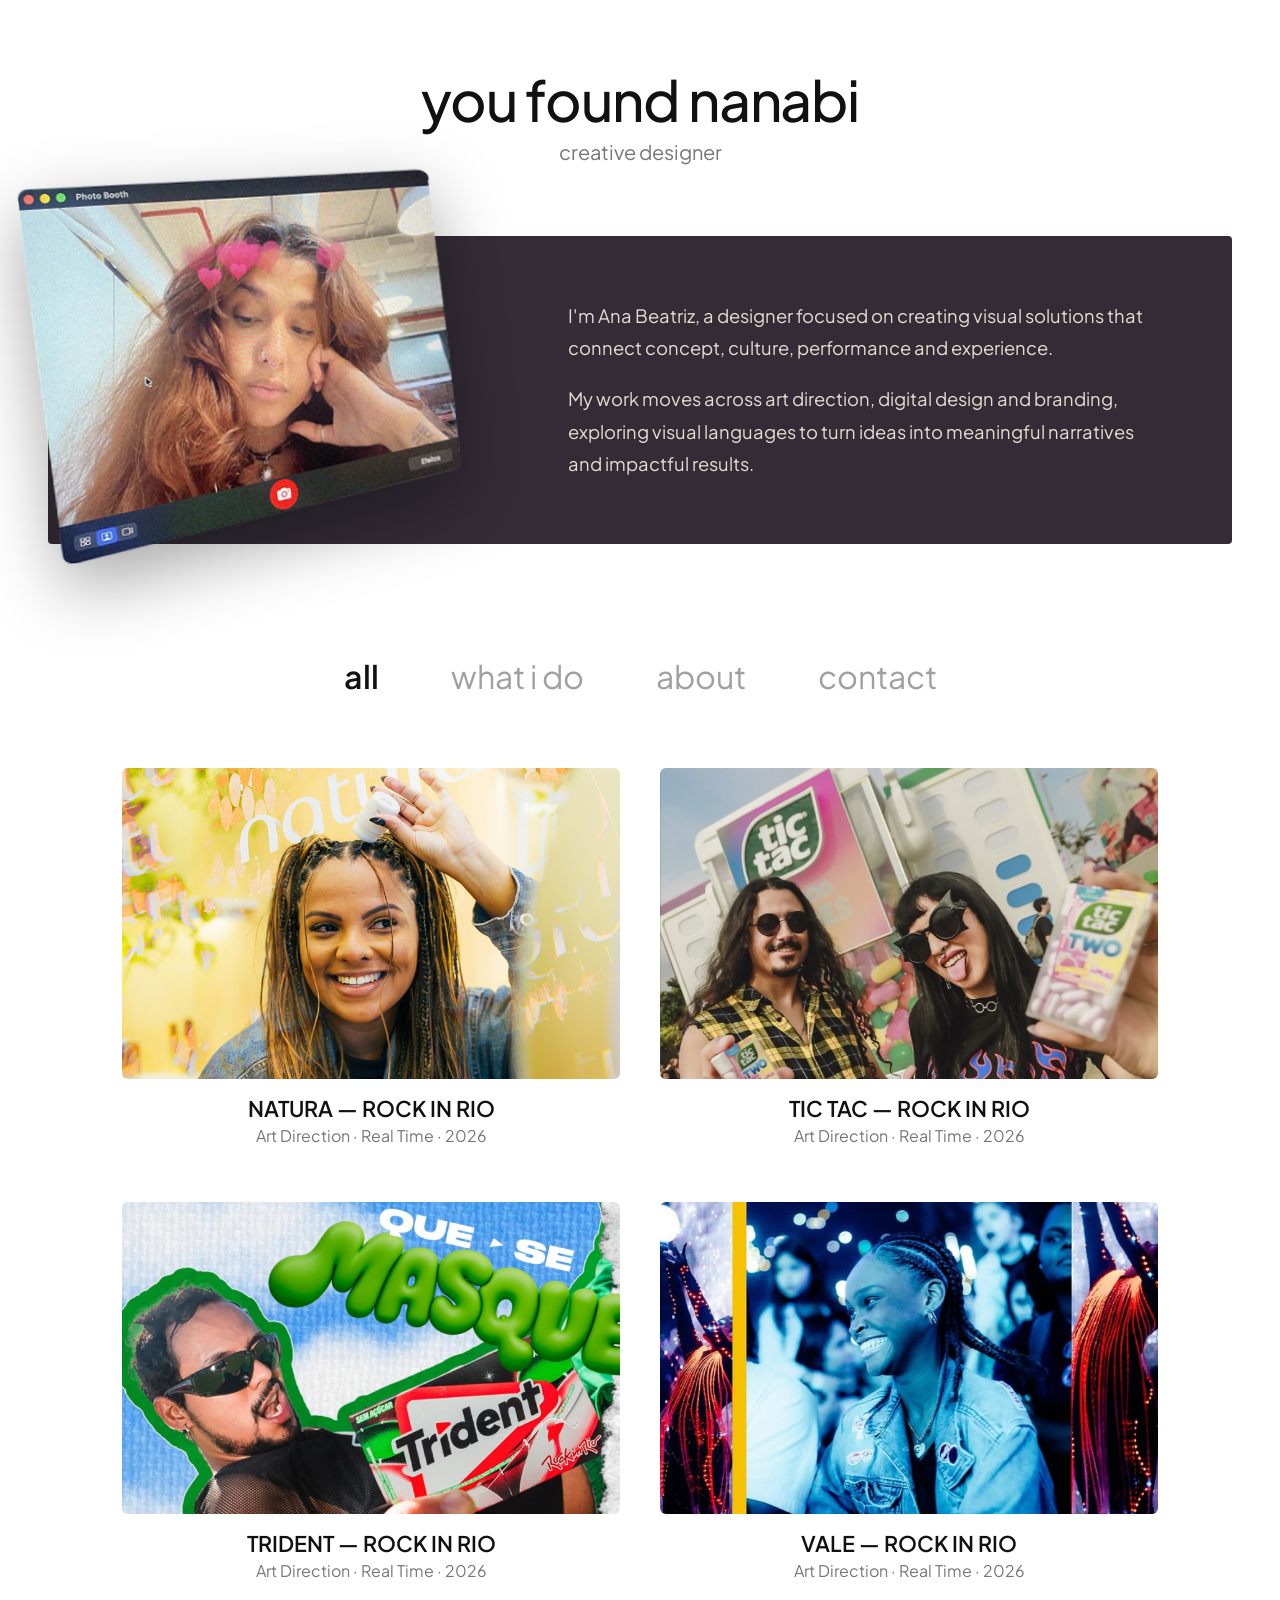
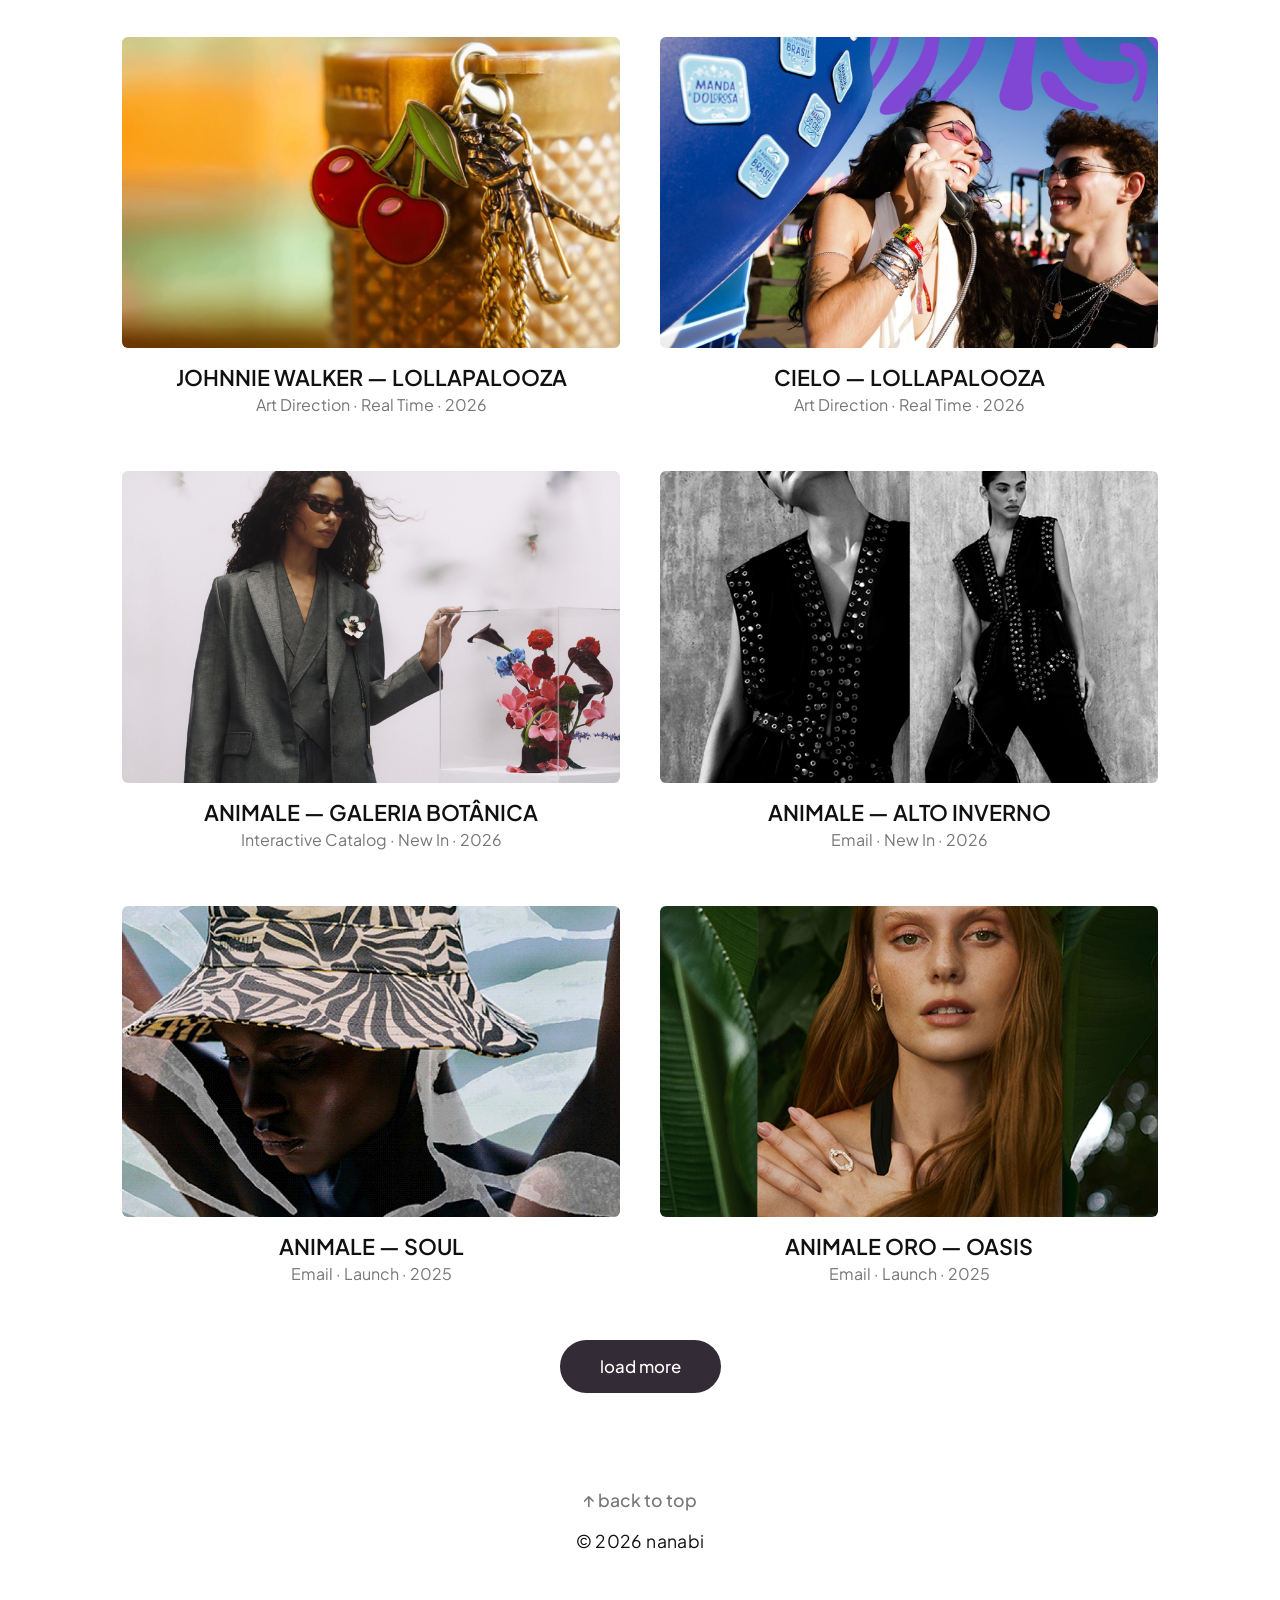
<file: index.html>
<!DOCTYPE html>
<html lang="en">
<head>
  <meta charset="UTF-8">
  <meta name="viewport" content="width=device-width, initial-scale=1.0">
  <title>nanabi — creative designer</title>

  <!-- FAVICON -->
  <link rel="icon" type="image/png" href="star.png">

  <link rel="stylesheet" href="./style.css">
  <link rel="preconnect" href="https://fonts.googleapis.com">
  <link rel="preconnect" href="https://fonts.gstatic.com" crossorigin>
  <link href="https://fonts.googleapis.com/css2?family=Plus+Jakarta+Sans:wght@300;400;500;600;700&display=swap" rel="stylesheet">
</head>
<body id="top">

  <!-- HERO SECTION -->
  <header class="hero">
    <h1>you found nanabi</h1>
    <p class="subtitle">creative designer</p>

    <!-- BANNER CARD CENTRADO -->
    <div class="banner-container">
      <div class="banner-dark-card">
        <div class="photo-window">
          <img src="FOTO1.png" alt="Ana Beatriz — Photo Booth">
        </div>
        <div class="bio-text">
          <p>I'm Ana Beatriz, a designer focused on creating visual solutions that connect concept, culture, performance and experience.</p>
          <p>My work moves across art direction, digital design and branding, exploring visual languages to turn ideas into meaningful narratives and impactful results.</p>
        </div>
      </div>
    </div>
  </header>

  <!-- NAVIGATION TABS -->
  <nav class="tab-nav">
    <button class="tab-btn active" onclick="switchTab('all')">all</button>
    <button class="tab-btn" onclick="switchTab('what i do')">what i do</button>
    <button class="tab-btn" onclick="switchTab('about')">about</button>
    <button class="tab-btn" onclick="switchTab('contact')">contact</button>
  </nav>

  <!-- CONTENT SECTIONS -->
  <main class="content-area">

    <!-- TAB: ALL -->
    <section id="all" class="tab-content active">
      <div class="projects-grid" id="projects-grid">

        <!-- PROJETOS VISÍVEIS INICIALMENTE -->

        <!-- ROCK IN RIO 26 — ART DIRECTION -->

        <div class="project-card" onclick="openModal('modal-natura')" style="cursor: pointer;">
          <div class="card-thumb">
            <img src="THUMBS/Art Direction_03.jpg" alt="NATURA — ROCK IN RIO 26">
          </div>
          <div class="card-info">
            <h3>NATURA — ROCK IN RIO</h3>
            <p>Art Direction · Real Time · 2026</p>
          </div>
        </div>

        <div class="project-card" onclick="openModal('modal-tictac')" style="cursor: pointer;">
          <div class="card-thumb">
            <img src="THUMBS/Art Direction_04.jpg" alt="TIC TAC — ROCK IN RIO 26">
          </div>
          <div class="card-info">
            <h3>TIC TAC — ROCK IN RIO</h3>
            <p>Art Direction · Real Time · 2026</p>
          </div>
        </div>

        <div class="project-card" onclick="openModal('modal-trident')" style="cursor: pointer;">
          <div class="card-thumb">
            <img src="THUMBS/Art Direction_05.jpg" alt="TRIDENT — ROCK IN RIO 26">
          </div>
          <div class="card-info">
            <h3>TRIDENT — ROCK IN RIO</h3>
            <p>Art Direction · Real Time · 2026</p>
          </div>
        </div>

        <div class="project-card" onclick="openModal('modal-vale')" style="cursor: pointer;">
          <div class="card-thumb">
            <img src="THUMBS/Art Direction_06.jpg" alt="VALE — ROCK IN RIO 26">
          </div>
          <div class="card-info">
            <h3>VALE — ROCK IN RIO</h3>
            <p>Art Direction · Real Time · 2026</p>
          </div>
        </div>

        <!-- ART DIRECTION -->

        <div class="project-card" onclick="openModal('modal-johnnie-walker')" style="cursor: pointer;">
          <div class="card-thumb"><img src="THUMBS/Art Direction_01.jpg" alt="JOHNNIE WALKER — LOLLAPALOOZA 2026"></div>
          <div class="card-info">
            <h3>JOHNNIE WALKER — LOLLAPALOOZA</h3>
            <p>Art Direction · Real Time · 2026</p>
          </div>
        </div>

        <div class="project-card" onclick="openModal('modal-cielo')" style="cursor: pointer;">
          <div class="card-thumb"><img src="THUMBS/Art Direction_02.jpg" alt="CIELO — LOLLAPALOOZA 2026"></div>
          <div class="card-info">
            <h3>CIELO — LOLLAPALOOZA</h3>
            <p>Art Direction · Real Time · 2026</p>
          </div>
        </div>

        <!-- CRM -->

        <div class="project-card" onclick="openModal('modal-crm-galeria')" style="cursor: pointer;">
          <div class="card-thumb"><img src="THUMBS/CRM_06.jpg" alt="ANIMALE — GALERIA BOTÂNICA"></div>
          <div class="card-info">
            <h3>ANIMALE — GALERIA BOTÂNICA</h3>
            <p>Interactive Catalog · New In · 2026</p>
          </div>
        </div>

        <div class="project-card" onclick="openModal('modal-crm-01')" style="cursor: pointer;">
          <div class="card-thumb"><img src="THUMBS/CRM_01.jpg" alt="ANIMALE — ALTO INVERNO 26"></div>
          <div class="card-info">
            <h3>ANIMALE — ALTO INVERNO</h3>
            <p>Email · New In · 2026</p>
          </div>
        </div>

        <div class="project-card" onclick="openModal('modal-crm-02')" style="cursor: pointer;">
          <div class="card-thumb"><img src="THUMBS/CRM_02.jpg" alt="ANIMALE — SOUL"></div>
          <div class="card-info">
            <h3>ANIMALE — SOUL</h3>
            <p>Email · Launch · 2025</p>
          </div>
        </div>

        <div class="project-card" onclick="openModal('modal-crm-03')" style="cursor: pointer;">
          <div class="card-thumb"><img src="THUMBS/CRM_03.jpg" alt="ANIMALE ORO — OASIS 26"></div>
          <div class="card-info">
            <h3>ANIMALE ORO — OASIS</h3>
            <p>Email · Launch · 2025</p>
          </div>
        </div>

        <!-- PROJETOS OCULTOS (EXIBIDOS AO CLICAR EM "LOAD MORE") -->

        <div class="project-card hidden-project" onclick="openModal('modal-crm-05')" style="cursor: pointer;">
          <div class="card-thumb"><img src="THUMBS/CRM_05.jpg" alt="ANIMALE ORO — NOVIDADES MAIO"></div>
          <div class="card-info">
            <h3>ANIMALE ORO — NOVIDADES MAIO</h3>
            <p>Interactive Catalog · Launch · 2026</p>
          </div>
        </div>

        <div class="project-card hidden-project" onclick="openModal('modal-crm-04')" style="cursor: pointer;">
          <div class="card-thumb"><img src="THUMBS/CRM_04.jpg" alt="ANIMALE — DIA DAS MÃES"></div>
          <div class="card-info">
            <h3>ANIMALE — DIA DAS MÃES</h3>
            <p>Email · Campaign · 2025</p>
          </div>
        </div>

        <!-- DIGITAL CAMPAIGNS -->

        <div class="project-card hidden-project" onclick="openModal('modal-digital-verao')" style="cursor: pointer;">
          <div class="card-thumb"><img src="THUMBS/DIGITAL_CAMPAIGNS_03.jpg" alt="ANIMALE — VERÃO"></div>
          <div class="card-info">
            <h3>ANIMALE — FLORESTANIA</h3>
            <p>Digital Campaign · New In · 2026</p>
          </div>
        </div>

        <div class="project-card hidden-project" onclick="openModal('modal-digital-02')" style="cursor: pointer;">
          <div class="card-thumb"><img src="THUMBS/DIGITAL_CAMPAIGNS_02.jpg" alt="ANIMALE — WESTERN MEDIA"></div>
          <div class="card-info">
            <h3>ANIMALE — WESTERN MEDIA</h3>
            <p>Digital Campaign · Video · 2025</p>
          </div>
        </div>

        <div class="project-card hidden-project" onclick="openModal('modal-digital-01')" style="cursor: pointer;">
          <div class="card-thumb"><img src="THUMBS/DIGITAL_CAMPAIGNS_01.jpg" alt="ANIMALE ORO — JUNHO 25"></div>
          <div class="card-info">
            <h3>ANIMALE ORO — NEW IN</h3>
            <p>Digital Campaign · Video · 2025</p>
          </div>
        </div>

        <div class="project-card hidden-project" onclick="openModal('modal-digital-serpent')" style="cursor: pointer;">
          <div class="card-thumb"><img src="THUMBS/DIGITAL_CAMPAIGNS_04.jpg" alt="ANIMALE ORO — SERPENT DANCE"></div>
          <div class="card-info">
            <h3>ANIMALE ORO — SERPENT DANCE</h3>
            <p>Digital Campaign · Video · 2025</p>
          </div>
        </div>

        <!-- UI DESIGN -->

        <div class="project-card hidden-project" onclick="openModal('modal-ui-01')" style="cursor: pointer;">
          <div class="card-thumb"><img src="THUMBS/UI_01.jpg" alt="ANIMALE — ART LABEL"></div>
          <div class="card-info">
            <h3>ANIMALE — ART LABEL II</h3>
            <p>Landing Page · UI Design · 2025</p>
          </div>
        </div>

        <div class="project-card hidden-project" onclick="openModal('modal-ui-02')" style="cursor: pointer;">
          <div class="card-thumb"><img src="THUMBS/UI_02.jpg" alt="ANIMALE ORO"></div>
          <div class="card-info">
            <h3>ANIMALE ORO</h3>
            <p>Subhome · UI Design · 2026</p>
          </div>
        </div>

        <div class="project-card hidden-project" onclick="openModal('modal-ui-03')" style="cursor: pointer;">
          <div class="card-thumb"><img src="THUMBS/UI_03.jpg" alt="ANIMALE — ALTO VERÃO 26"></div>
          <div class="card-info">
            <h3>ANIMALE — ALTO VERÃO</h3>
            <p>Homepage · UI Design · 2025</p>
          </div>
        </div>

        <div class="project-card hidden-project" onclick="openModal('modal-ui-04')" style="cursor: pointer;">
          <div class="card-thumb"><img src="THUMBS/UI_04.jpg" alt="ANIMALE — INVERNO 26"></div>
          <div class="card-info">
            <h3>ANIMALE — ON TOUR</h3>
            <p>Homepage · UI Design · 2026</p>
          </div>
        </div>

        <!-- SOCIAL MEDIA -->

        <div class="project-card hidden-project" onclick="openModal('modal-social-01')" style="cursor: pointer;">
          <div class="card-thumb"><img src="THUMBS/SOCIAL_01.jpg" alt="NEON — FESTIVAL NÔMADE"></div>
          <div class="card-info">
            <h3>NEON — FESTIVAL NÔMADE</h3>
            <p>Social Media · Real Time · 2026</p>
          </div>
        </div>

        <div class="project-card hidden-project" onclick="openModal('modal-social-02')" style="cursor: pointer;">
          <div class="card-thumb"><img src="THUMBS/SOCIAL_02.jpg" alt="WILDHEART — FESTIVAL"></div>
          <div class="card-info">
            <h3>WILDHEART — FESTIVAL</h3>
            <p>Social Media · Personal Project · 2024</p>
          </div>
        </div>

        <!-- OOH -->

        <div class="project-card hidden-project" onclick="openModal('modal-ooh-01')" style="cursor: pointer;">
          <div class="card-thumb"><img src="THUMBS/OOH_01.jpg" alt="ANIMALE — INVERNO 26"></div>
          <div class="card-info">
            <h3>ANIMALE — ON TOUR</h3>
            <p>OOH · Aeroporto Santos Dumont · 2026</p>
          </div>
        </div>

        <div class="project-card hidden-project" onclick="openModal('modal-ooh-02')" style="cursor: pointer;">
          <div class="card-thumb"><img src="THUMBS/OOH_02.jpg" alt="NINA MORAES DESIGN — INTERIORES"></div>
          <div class="card-info">
            <h3>NINA MORAES DESIGN — CASA MINIMUNDO</h3>
            <p>Print · Art Preparation · 2023</p>
          </div>
        </div>

      </div>

      <!-- BOTÃO LOAD MORE -->
      <div class="load-more-container">
        <button id="load-more-btn" onclick="showMoreProjects()">load more</button>
      </div>
    </section>

    <!-- WHAT I DO TAB -->
    <section id="what i do" class="tab-content">
      <div class="pills-grid">
        <a href="art-direction.html" class="pill-btn">Art Direction</a>
        <a href="crm.html" class="pill-btn">CRM</a>
        <a href="digital-campaigns.html" class="pill-btn">Digital Campaigns</a>
        <a href="ui-design.html" class="pill-btn">UI Design</a>
        <a href="social-media.html" class="pill-btn">Social Media</a>
        <a href="ooh.html" class="pill-btn">In the Streets</a>
      </div>
    </section>

    <!-- ABOUT TAB -->
    <section id="about" class="tab-content">
      <div class="about-text">
        <p>Based in Rio de Janeiro, Brazil, with a degree in Advertising and experience in digital communication and creative projects, I've worked across digital and offline environments, developing visual solutions for brands across different touchpoints.</p>
        <p>My approach combines aesthetics, strategy, and performance, always considering how design can strengthen brands and create meaningful experiences. With a sensitivity to each brand’s individuality, I adapt creative solutions to its own visual language and guidelines, as well as to the context in which each piece will be experienced.</p>
        <p>I'm constantly learning, exploring new trends, and developing my technical and interpersonal skills. My favorite quality is curiosity; I believe it keeps me moving forward, pushing me to explore, learn, and go further.</p>

        <!-- TOOLS -->
        <div class="tools-section">
          <h3>tools</h3>
          <p>Photoshop · Figma · Illustrator · After Effects</p>
        </div>
      </div>
    </section>

    <!-- CONTACT TAB -->
    <section id="contact" class="tab-content">
      <div class="contact-box">
        <a href="mailto:nanabiart@gmail.com" class="email-link">
          <img src="E-MAIL.png" alt="nanabiart@gmail.com" class="email-img">
        </a>
        <div class="social-buttons">
          <a href="https://www.linkedin.com/in/nanabi/" target="_blank" rel="noopener noreferrer">
            <img src="LINKEDIN.png" alt="LinkedIn" class="social-btn-img">
          </a>
          <a href="https://www.behance.net/nanabiart" target="_blank" rel="noopener noreferrer">
            <img src="BEHANCE.png" alt="Behance" class="social-btn-img">
          </a>
        </div>
      </div>
    </section>

  </main>

  <!-- ==================== ESTRUTURAS DE MODAL (HOME: LAYOUT COMPACTO) ==================== -->

  <!-- ROCK IN RIO 26 -->

  <div id="modal-natura" class="modal-overlay" onclick="closeModal(event, 'modal-natura')">
    <div class="modal-card modal-home" onclick="event.stopPropagation()">
      <div class="modal-media-scroll">
        <img src="THUMBS/Art Direction_03.jpg" alt="NATURA — ROCK IN RIO 26">
      </div>
      <div class="modal-fixed-footer">
        <h3>NATURA — ROCK IN RIO 26</h3>
        <p>Art Direction · Real Time · 2026</p>
        <a href="art-direction.html" class="modal-cta-btn">view project</a>
      </div>
    </div>
  </div>

  <div id="modal-tictac" class="modal-overlay" onclick="closeModal(event, 'modal-tictac')">
    <div class="modal-card modal-home" onclick="event.stopPropagation()">
      <div class="modal-media-scroll">
        <img src="THUMBS/Art Direction_04.jpg" alt="TIC TAC — ROCK IN RIO 26">
      </div>
      <div class="modal-fixed-footer">
        <h3>TIC TAC — ROCK IN RIO 26</h3>
        <p>Art Direction · Real Time · 2026</p>
        <a href="art-direction.html" class="modal-cta-btn">view project</a>
      </div>
    </div>
  </div>

  <div id="modal-trident" class="modal-overlay" onclick="closeModal(event, 'modal-trident')">
    <div class="modal-card modal-home" onclick="event.stopPropagation()">
      <div class="modal-media-scroll">
        <img src="THUMBS/Art Direction_05.jpg" alt="TRIDENT — ROCK IN RIO 26">
      </div>
      <div class="modal-fixed-footer">
        <h3>TRIDENT — ROCK IN RIO 26</h3>
        <p>Art Direction · Real Time · 2026</p>
        <a href="art-direction.html" class="modal-cta-btn">view project</a>
      </div>
    </div>
  </div>

  <div id="modal-vale" class="modal-overlay" onclick="closeModal(event, 'modal-vale')">
    <div class="modal-card modal-home" onclick="event.stopPropagation()">
      <div class="modal-media-scroll">
        <img src="THUMBS/Art Direction_06.jpg" alt="VALE — ROCK IN RIO 26">
      </div>
      <div class="modal-fixed-footer">
        <h3>VALE — ROCK IN RIO 26</h3>
        <p>Art Direction · Real Time · 2026</p>
        <a href="art-direction.html" class="modal-cta-btn">view project</a>
      </div>
    </div>
  </div>

  <!-- ART DIRECTION -->

  <div id="modal-johnnie-walker" class="modal-overlay" onclick="closeModal(event, 'modal-johnnie-walker')">
    <div class="modal-card modal-home" onclick="event.stopPropagation()">
      <div class="modal-media-scroll">
        <img src="THUMBS/Art Direction_01.jpg" alt="Johnnie Walker — Lollapalooza 2026">
      </div>
      <div class="modal-fixed-footer">
        <h3>JOHNNIE WALKER — LOLLAPALOOZA</h3>
        <p>Art Direction · Real Time · 2026</p>
        <a href="art-direction.html?project=modal-johnnie-walker" class="modal-cta-btn">view project</a>
      </div>
    </div>
  </div>

  <div id="modal-cielo" class="modal-overlay" onclick="closeModal(event, 'modal-cielo')">
    <div class="modal-card modal-home" onclick="event.stopPropagation()">
      <div class="modal-media-scroll">
        <img src="THUMBS/Art Direction_02.jpg" alt="Cielo — Lollapalooza 2026">
      </div>
      <div class="modal-fixed-footer">
        <h3>CIELO — LOLLAPALOOZA</h3>
        <p>Art Direction · Real Time · 2026</p>
        <a href="art-direction.html?project=modal-cielo" class="modal-cta-btn">view project</a>
      </div>
    </div>
  </div>

  <!-- CRM -->

  <div id="modal-crm-galeria" class="modal-overlay" onclick="closeModal(event, 'modal-crm-galeria')">
    <div class="modal-card modal-home" onclick="event.stopPropagation()">
      <div class="modal-media-scroll">
        <img src="THUMBS/CRM_06.jpg" alt="ANIMALE — GALERIA BOTÂNICA">
      </div>
      <div class="modal-fixed-footer">
        <h3>ANIMALE — GALERIA BOTÂNICA</h3>
        <p>Interactive Catalog · New In · 2026</p>
        <a href="crm.html?project=modal-crm-galeria" class="modal-cta-btn">view project</a>
      </div>
    </div>
  </div>

  <div id="modal-crm-01" class="modal-overlay" onclick="closeModal(event, 'modal-crm-01')">
    <div class="modal-card modal-home" onclick="event.stopPropagation()">
      <div class="modal-media-scroll">
        <img src="THUMBS/CRM_01.jpg" alt="ANIMALE — ALTO INVERNO 26">
      </div>
      <div class="modal-fixed-footer">
        <h3>ANIMALE — ALTO INVERNO</h3>
        <p>Email · New In · 2026</p>
        <a href="crm.html?project=modal-crm-01" class="modal-cta-btn">view project</a>
      </div>
    </div>
  </div>

  <div id="modal-crm-02" class="modal-overlay" onclick="closeModal(event, 'modal-crm-02')">
    <div class="modal-card modal-home" onclick="event.stopPropagation()">
      <div class="modal-media-scroll">
        <img src="THUMBS/CRM_02.jpg" alt="ANIMALE — SOUL 25">
      </div>
      <div class="modal-fixed-footer">
        <h3>ANIMALE — SOUL</h3>
        <p>Email · Launch · 2025</p>
        <a href="crm.html?project=modal-crm-02" class="modal-cta-btn">view project</a>
      </div>
    </div>
  </div>

  <div id="modal-crm-03" class="modal-overlay" onclick="closeModal(event, 'modal-crm-03')">
    <div class="modal-card modal-home" onclick="event.stopPropagation()">
      <div class="modal-media-scroll">
        <img src="THUMBS/CRM_03.jpg" alt="ANIMALE ORO — OASIS 26">
      </div>
      <div class="modal-fixed-footer">
        <h3>ANIMALE ORO — OASIS</h3>
        <p>Email · Launch · 2025</p>
        <a href="crm.html?project=modal-crm-03" class="modal-cta-btn">view project</a>
      </div>
    </div>
  </div>

  <div id="modal-crm-05" class="modal-overlay" onclick="closeModal(event, 'modal-crm-05')">
    <div class="modal-card modal-home" onclick="event.stopPropagation()">
      <div class="modal-media-scroll">
        <img src="THUMBS/CRM_05.jpg" alt="ANIMALE ORO — NOVIDADES MAIO">
      </div>
      <div class="modal-fixed-footer">
        <h3>ANIMALE ORO — NOVIDADES MAIO</h3>
        <p>Interactive Catalog · Launch · 2026</p>
        <a href="crm.html?project=modal-crm-05" class="modal-cta-btn">view project</a>
      </div>
    </div>
  </div>

  <div id="modal-crm-04" class="modal-overlay" onclick="closeModal(event, 'modal-crm-04')">
    <div class="modal-card modal-home" onclick="event.stopPropagation()">
      <div class="modal-media-scroll">
        <img src="THUMBS/CRM_04.jpg" alt="ANIMALE — DIA DAS MÃES 25">
      </div>
      <div class="modal-fixed-footer">
        <h3>ANIMALE — DIA DAS MÃES</h3>
        <p>Email · Campaign · 2025</p>
        <a href="crm.html?project=modal-crm-04" class="modal-cta-btn">view project</a>
      </div>
    </div>
  </div>

  <!-- DIGITAL CAMPAIGNS -->

  <div id="modal-digital-verao" class="modal-overlay" onclick="closeModal(event, 'modal-digital-verao')">
    <div class="modal-card modal-home" onclick="event.stopPropagation()">
      <div class="modal-media-scroll">
        <img src="THUMBS/DIGITAL_CAMPAIGNS_03.jpg" alt="ANIMALE — VERÃO">
      </div>
      <div class="modal-fixed-footer">
        <h3>ANIMALE — FLORESTANIA</h3>
        <p>Digital Campaign · New In · 2026</p>
        <a href="digital-campaigns.html?project=modal-digital-verao" class="modal-cta-btn">view project</a>
      </div>
    </div>
  </div>

  <div id="modal-digital-02" class="modal-overlay" onclick="closeModal(event, 'modal-digital-02')">
    <div class="modal-card modal-home" onclick="event.stopPropagation()">
      <div class="modal-media-scroll">
        <img src="THUMBS/DIGITAL_CAMPAIGNS_02.jpg" alt="ANIMALE — WESTERN MEDIA 25">
      </div>
      <div class="modal-fixed-footer">
        <h3>ANIMALE — WESTERN MEDIA</h3>
        <p>Digital Campaign · Video · 2025</p>
        <a href="digital-campaigns.html?project=modal-digital-02" class="modal-cta-btn">view project</a>
      </div>
    </div>
  </div>

  <div id="modal-digital-01" class="modal-overlay" onclick="closeModal(event, 'modal-digital-01')">
    <div class="modal-card modal-home" onclick="event.stopPropagation()">
      <div class="modal-media-scroll">
        <img src="THUMBS/DIGITAL_CAMPAIGNS_01.jpg" alt="ANIMALE ORO — JUNHO 25">
      </div>
      <div class="modal-fixed-footer">
        <h3>ANIMALE ORO — NEW IN</h3>
        <p>Digital Campaign · Video · 2025</p>
        <a href="digital-campaigns.html?project=modal-digital-01" class="modal-cta-btn">view project</a>
      </div>
    </div>
  </div>

  <div id="modal-digital-serpent" class="modal-overlay" onclick="closeModal(event, 'modal-digital-serpent')">
    <div class="modal-card modal-home" onclick="event.stopPropagation()">
      <div class="modal-media-scroll">
        <img src="THUMBS/DIGITAL_CAMPAIGNS_04.jpg" alt="ANIMALE ORO — SERPENT DANCE">
      </div>
      <div class="modal-fixed-footer">
        <h3>ANIMALE ORO — SERPENT DANCE</h3>
        <p>Digital Campaign · Video · 2025</p>
        <a href="digital-campaigns.html?project=modal-digital-serpent" class="modal-cta-btn">view project</a>
      </div>
    </div>
  </div>

  <!-- UI DESIGN -->

  <div id="modal-ui-01" class="modal-overlay" onclick="closeModal(event, 'modal-ui-01')">
    <div class="modal-card modal-home" onclick="event.stopPropagation()">
      <div class="modal-media-scroll">
        <img src="THUMBS/UI_01.jpg" alt="ANIMALE — ART LABEL 25">
      </div>
      <div class="modal-fixed-footer">
        <h3>ANIMALE — ART LABEL II</h3>
        <p>Landing Page · UI Design · 2025</p>
        <a href="ui-design.html?project=modal-ui-01" class="modal-cta-btn">view project</a>
      </div>
    </div>
  </div>

  <div id="modal-ui-02" class="modal-overlay" onclick="closeModal(event, 'modal-ui-02')">
    <div class="modal-card modal-home" onclick="event.stopPropagation()">
      <div class="modal-media-scroll">
        <img src="THUMBS/UI_02.jpg" alt="ANIMALE ORO 26">
      </div>
      <div class="modal-fixed-footer">
        <h3>ANIMALE ORO</h3>
        <p>Subhome · UI Design · 2026</p>
        <a href="ui-design.html?project=modal-ui-02" class="modal-cta-btn">view project</a>
      </div>
    </div>
  </div>

  <div id="modal-ui-03" class="modal-overlay" onclick="closeModal(event, 'modal-ui-03')">
    <div class="modal-card modal-home" onclick="event.stopPropagation()">
      <div class="modal-media-scroll">
        <img src="THUMBS/UI_03.jpg" alt="ANIMALE — ALTO VERÃO 26">
      </div>
      <div class="modal-fixed-footer">
        <h3>ANIMALE — ALTO VERÃO</h3>
        <p>Homepage · UI Design · 2025</p>
        <a href="ui-design.html?project=modal-ui-03" class="modal-cta-btn">view project</a>
      </div>
    </div>
  </div>

  <div id="modal-ui-04" class="modal-overlay" onclick="closeModal(event, 'modal-ui-04')">
    <div class="modal-card modal-home" onclick="event.stopPropagation()">
      <div class="modal-media-scroll">
        <img src="THUMBS/UI_04.jpg" alt="ANIMALE — INVERNO 26">
      </div>
      <div class="modal-fixed-footer">
        <h3>ANIMALE — ON TOUR</h3>
        <p>Homepage · UI Design · 2026</p>
        <a href="ui-design.html?project=modal-ui-04" class="modal-cta-btn">view project</a>
      </div>
    </div>
  </div>

  <!-- SOCIAL MEDIA -->

  <div id="modal-social-01" class="modal-overlay" onclick="closeModal(event, 'modal-social-01')">
    <div class="modal-card modal-home" onclick="event.stopPropagation()">
      <div class="modal-media-scroll">
        <img src="THUMBS/SOCIAL_01.jpg" alt="NEON — FESTIVAL NÔMADE 2026">
      </div>
      <div class="modal-fixed-footer">
        <h3>NEON — FESTIVAL NÔMADE</h3>
        <p>Social Media · Real Time · 2026</p>
        <a href="social-media.html?project=modal-social-01" class="modal-cta-btn">view project</a>
      </div>
    </div>
  </div>

  <div id="modal-social-02" class="modal-overlay" onclick="closeModal(event, 'modal-social-02')">
    <div class="modal-card modal-home" onclick="event.stopPropagation()">
      <div class="modal-media-scroll">
        <img src="THUMBS/SOCIAL_02.jpg" alt="WILDHEART — FESTIVAL 2024">
      </div>
      <div class="modal-fixed-footer">
        <h3>WILDHEART — FESTIVAL</h3>
        <p>Social Media · Personal Project · 2024</p>
        <a href="social-media.html?project=modal-social-02" class="modal-cta-btn">view project</a>
      </div>
    </div>
  </div>

  <!-- OOH -->

  <div id="modal-ooh-01" class="modal-overlay" onclick="closeModal(event, 'modal-ooh-01')">
    <div class="modal-card modal-home" onclick="event.stopPropagation()">
      <div class="modal-media-scroll">
        <img src="THUMBS/OOH_01.jpg" alt="ANIMALE — INVERNO 26">
      </div>
      <div class="modal-fixed-footer">
        <h3>ANIMALE — ON TOUR</h3>
        <p>OOH · Aeroporto Santos Dumont · 2026</p>
        <a href="ooh.html?project=modal-ooh-01" class="modal-cta-btn">view project</a>
      </div>
    </div>
  </div>

  <div id="modal-ooh-02" class="modal-overlay" onclick="closeModal(event, 'modal-ooh-02')">
    <div class="modal-card modal-home" onclick="event.stopPropagation()">
      <div class="modal-media-scroll">
        <img src="THUMBS/OOH_02.jpg" alt="NINA MORAES DESIGN — CASA MINIMUNDO 2023">
      </div>
      <div class="modal-fixed-footer">
        <h3>NINA MORAES DESIGN — CASA MINIMUNDO</h3>
        <p>Print · Art Preparation · 2023</p>
        <a href="ooh.html?project=modal-ooh-02" class="modal-cta-btn">view project</a>
      </div>
    </div>
  </div>

  <!-- FOOTER COPYRIGHT & BACK TO TOP -->

  <footer class="site-footer">
    <a href="#top" class="back-link back-to-top">↑ back to top</a>
    <p>© 2026 nanabi</p>
  </footer>

  <script src="./script.js"></script>
</body>
</html>
</file>
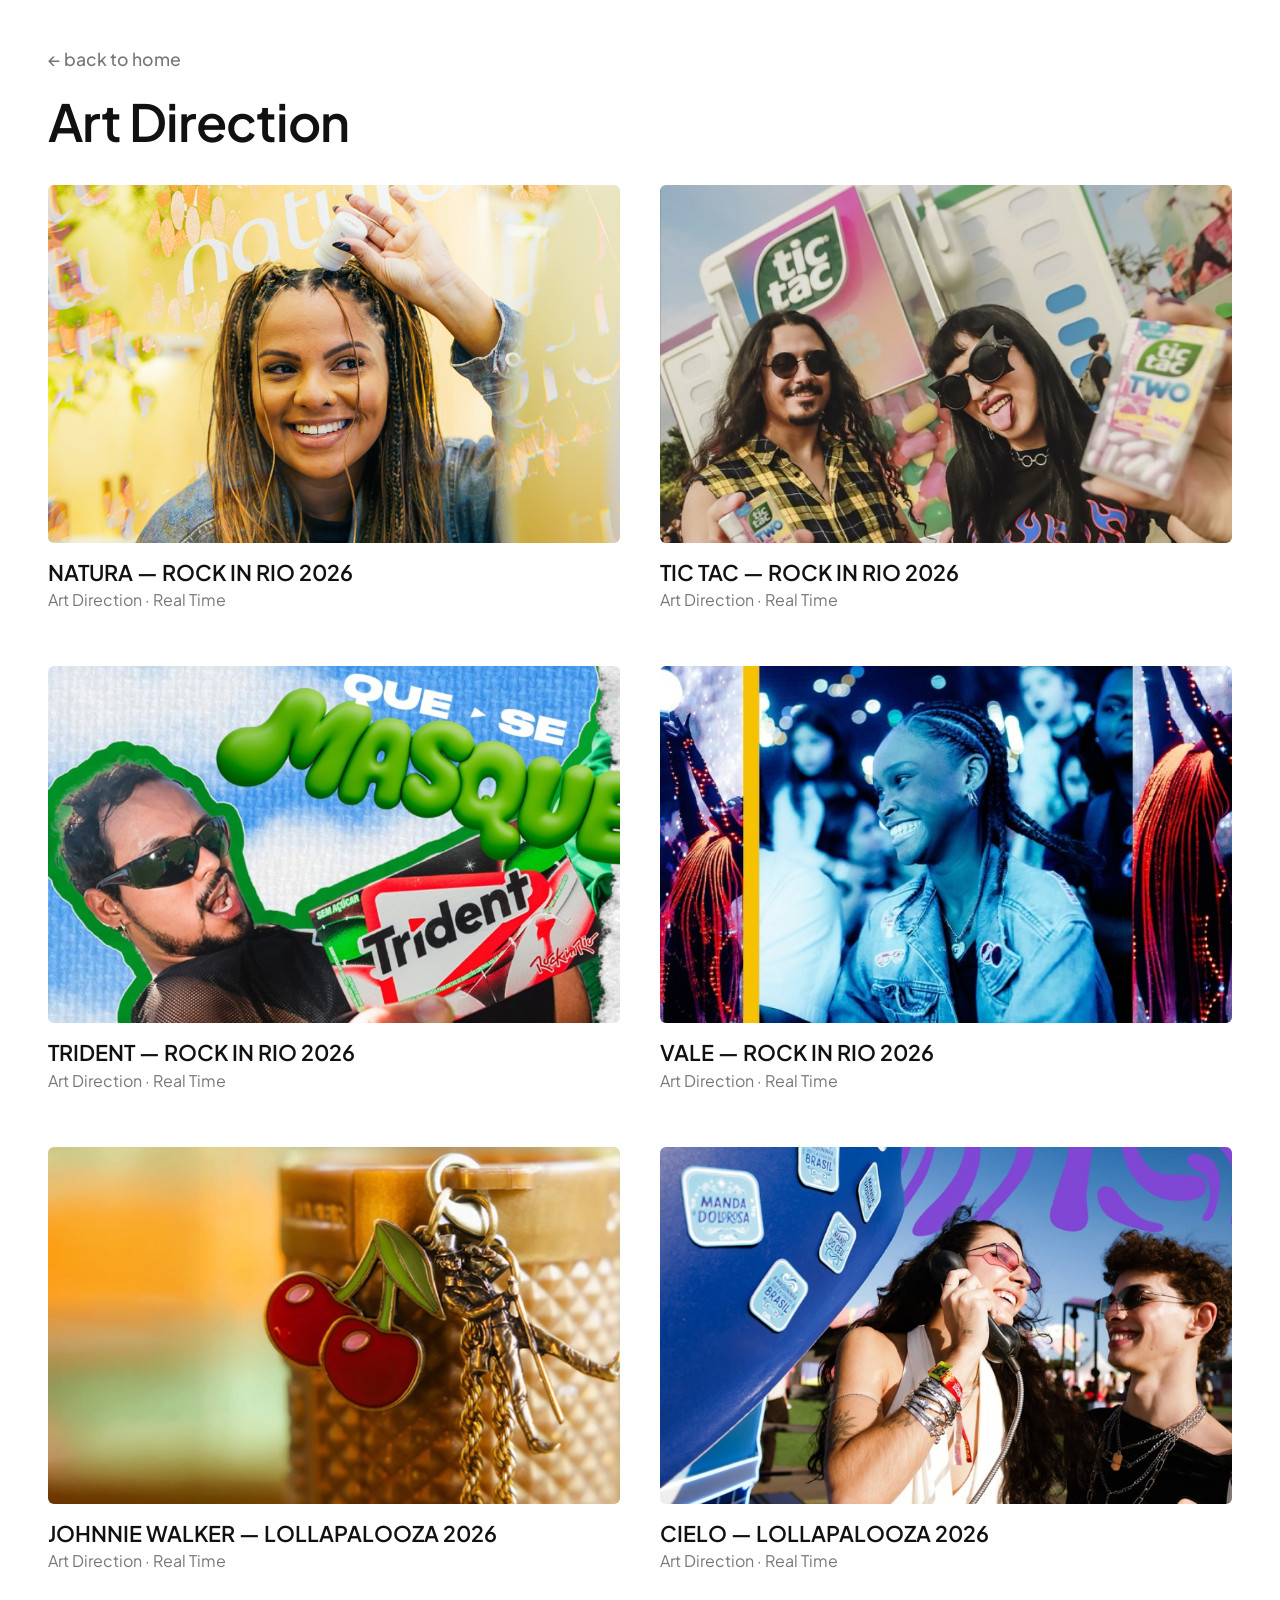
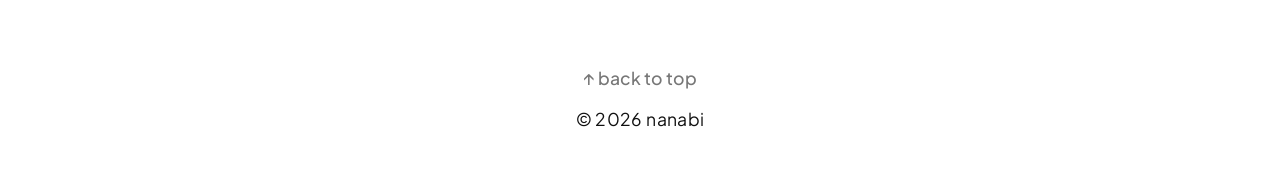
<file: art-direction.html>
<!DOCTYPE html>
<html lang="en">
<head>
  <meta charset="UTF-8">
  <meta name="viewport" content="width=device-width, initial-scale=1.0">
  <title>Art Direction — nanabi</title>

  <!-- FAVICON -->
  <link rel="icon" type="image/png" href="star.png">

  <link rel="stylesheet" href="style.css">
  <link rel="preconnect" href="https://fonts.googleapis.com">
  <link rel="preconnect" href="https://fonts.gstatic.com" crossorigin>
  <link href="https://fonts.googleapis.com/css2?family=Plus+Jakarta+Sans:wght@300;400;500;600;700&display=swap" rel="stylesheet">
</head>

<body>

  <header class="project-header">
    <a href="index.html" class="back-link">← back to home</a>
    <h1 class="category-title">Art Direction</h1>
  </header>

  <main class="gallery-container">
    <div class="projects-grid">

      <!-- CARD 1: NATURA -->
      <div class="project-card" onclick="openModal('modal-natura')" style="cursor: pointer;">
        <div class="card-thumb">
          <img src="THUMBS/Art Direction_03.jpg" alt="NATURA — ROCK IN RIO 2026">
        </div>
        <div class="card-info">
          <h3>NATURA — ROCK IN RIO 2026</h3>
          <p>Art Direction · Real Time</p>
        </div>
      </div>

      <!-- CARD 2: TIC TAC -->
      <div class="project-card" onclick="openModal('modal-tictac')" style="cursor: pointer;">
        <div class="card-thumb">
          <img src="THUMBS/Art Direction_04.jpg" alt="TIC TAC — ROCK IN RIO 2026">
        </div>
        <div class="card-info">
          <h3>TIC TAC — ROCK IN RIO 2026</h3>
          <p>Art Direction · Real Time</p>
        </div>
      </div>

      <!-- CARD 3: TRIDENT -->
      <div class="project-card" onclick="openModal('modal-trident')" style="cursor: pointer;">
        <div class="card-thumb">
          <img src="THUMBS/Art Direction_05.jpg" alt="TRIDENT — ROCK IN RIO 2026">
        </div>
        <div class="card-info">
          <h3>TRIDENT — ROCK IN RIO 2026</h3>
          <p>Art Direction · Real Time</p>
        </div>
      </div>

      <!-- CARD 4: VALE -->
      <div class="project-card" onclick="openModal('modal-vale')" style="cursor: pointer;">
        <div class="card-thumb">
          <img src="THUMBS/Art Direction_06.jpg" alt="VALE — ROCK IN RIO 2026">
        </div>
        <div class="card-info">
          <h3>VALE — ROCK IN RIO 2026</h3>
          <p>Art Direction · Real Time</p>
        </div>
      </div>

      <!-- CARD 5: JOHNNIE WALKER -->
      <div class="project-card" onclick="openModal('modal-johnnie-walker')" style="cursor: pointer;">
        <div class="card-thumb">
          <img src="THUMBS/Art Direction_01.jpg" alt="JOHNNIE WALKER — LOLLAPALOOZA 2026">
        </div>
        <div class="card-info">
          <h3>JOHNNIE WALKER — LOLLAPALOOZA 2026</h3>
          <p>Art Direction · Real Time</p>
        </div>
      </div>

      <!-- CARD 6: CIELO -->
      <div class="project-card" onclick="openModal('modal-cielo')" style="cursor: pointer;">
        <div class="card-thumb">
          <img src="THUMBS/Art Direction_02.jpg" alt="CIELO — LOLLAPALOOZA 2026">
        </div>
        <div class="card-info">
          <h3>CIELO — LOLLAPALOOZA 2026</h3>
          <p>Art Direction · Real Time</p>
        </div>
      </div>

    </div>
  </main>


  <!-- ========================================================== -->
  <!-- MODAL 1: NATURA -->
  <!-- ========================================================== -->

  <div id="modal-natura" class="modal-overlay" onclick="closeModal(event, 'modal-natura')">

    <div class="modal-card modal-sidebar" onclick="event.stopPropagation()">

      <button class="modal-close-btn"
              onclick="closeModal(event, 'modal-natura')"
              aria-label="Close">
        ×
      </button>

      <div class="modal-media-scroll">
        <img src="THUMBS/Art Direction_03.jpg"
             alt="NATURA — ROCK IN RIO 2026"
             style="width: 100%; border-radius: 6px;">
      </div>

      <div class="modal-fixed-sidebar">

        <h3>NATURA<br>ROCK IN RIO 2026</h3>

        <p>
          Real-time content created for Natura during Rock in Rio 2026, following the brand’s communication and the festival environment.
        </p>

        <p>
          I worked with the NOW team as an Art Direction Assistant, contributing to the pre-event planning and defining the visual direction and guide for the content.
        </p>

      </div>
    </div>
  </div>


  <!-- ========================================================== -->
  <!-- MODAL 2: TIC TAC -->
  <!-- ========================================================== -->

  <div id="modal-tictac" class="modal-overlay" onclick="closeModal(event, 'modal-tictac')">

    <div class="modal-card modal-sidebar" onclick="event.stopPropagation()">

      <button class="modal-close-btn"
              onclick="closeModal(event, 'modal-tictac')"
              aria-label="Close">
        ×
      </button>

      <div class="modal-media-scroll">
        <img src="THUMBS/Art Direction_04.jpg"
             alt="TIC TAC — ROCK IN RIO 2026"
             style="width: 100%; border-radius: 6px;">
      </div>

      <div class="modal-fixed-sidebar">

        <h3>TIC TAC<br>ROCK IN RIO 2026</h3>

        <p>
          Art direction for Tic Tac’s real-time communication during Rock in Rio 2026, adapting the brand’s visual language to the festival.
        </p>

        <p>
          As an Art Direction Assistant at NOW, I contributed to the pre-event planning, helping define the visual direction and guide for the content.
        </p>

      </div>
    </div>
  </div>


  <!-- ========================================================== -->
  <!-- MODAL 3: TRIDENT -->
  <!-- ========================================================== -->

  <div id="modal-trident" class="modal-overlay" onclick="closeModal(event, 'modal-trident')">

    <div class="modal-card modal-sidebar" onclick="event.stopPropagation()">

      <button class="modal-close-btn"
              onclick="closeModal(event, 'modal-trident')"
              aria-label="Close">
        ×
      </button>

      <div class="modal-media-scroll">
        <img src="THUMBS/Art Direction_05.jpg"
             alt="TRIDENT — ROCK IN RIO 2026"
             style="width: 100%; border-radius: 6px;">
      </div>

      <div class="modal-fixed-sidebar">

        <h3>TRIDENT<br>ROCK IN RIO 2026</h3>

        <p>
          Real-time communication for Trident during Rock in Rio 2026, developed for the festival’s fast-paced environment.
        </p>

        <p>
          Working with the NOW team as an Art Direction Assistant, I helped direct the visual content and create pieces based on the brand’s existing visual direction during the pre-event planning.
        </p>

      </div>
    </div>
  </div>


  <!-- ========================================================== -->
  <!-- MODAL 4: VALE -->
  <!-- ========================================================== -->

  <div id="modal-vale" class="modal-overlay" onclick="closeModal(event, 'modal-vale')">

    <div class="modal-card modal-sidebar" onclick="event.stopPropagation()">

      <button class="modal-close-btn"
              onclick="closeModal(event, 'modal-vale')"
              aria-label="Close">
        ×
      </button>

      <div class="modal-media-scroll">
        <img src="THUMBS/Art Direction_06.jpg"
             alt="VALE — ROCK IN RIO 2026"
             style="width: 100%; border-radius: 6px;">
      </div>

      <div class="modal-fixed-sidebar">

        <h3>VALE<br>ROCK IN RIO 2026</h3>

        <p>
          Visual content developed for Vale during Rock in Rio 2026, combining real-time communication with the festival context.
        </p>

        <p>
          I worked alongside the NOW team as an Art Direction Assistant, contributing to the pre-event planning and defining the visual direction and guide for the content.
        </p>

      </div>
    </div>
  </div>


  <!-- ========================================================== -->
  <!-- MODAL 5: JOHNNIE WALKER -->
  <!-- ========================================================== -->

  <div id="modal-johnnie-walker" class="modal-overlay" onclick="closeModal(event, 'modal-johnnie-walker')">

    <div class="modal-card modal-sidebar" onclick="event.stopPropagation()">

      <button class="modal-close-btn"
              onclick="closeModal(event, 'modal-johnnie-walker')"
              aria-label="Close">
        ×
      </button>

      <div class="modal-media-scroll">
        <img src="ART_DIR/FEED_JW.jpg"
             alt="JOHNNIE WALKER — LOLLAPALOOZA 2026"
             style="width: 100%; border-radius: 6px;">
      </div>

      <div class="modal-fixed-sidebar">

        <h3>JOHNNIE WALKER<br>LOLLAPALOOZA 2026</h3>

        <p>
          The objective for Johnnie Walker was to develop the brand’s visual communication for Lollapalooza 2026, creating a real-time coverage aligned with its identity and the festival’s dynamics. The strategy brought the Go-Go Highball territory and Sabrina Carpenter partnership into the festival context, connecting the product, the experience, and the brand.
        </p>

        <p>
          For this project, I worked alongside the NOW team as an Art Direction Assistant, contributing to the planning and visual direction of the content. The planning aimed to translate the campaign territory into a relevant and consistent visual language throughout the festival. Keep Walking.
        </p>

        <a href="https://www.instagram.com/p/DWPkcIImExJ/?img_index=1"
           target="_blank"
           rel="noopener noreferrer"
           class="modal-cta-btn">
          view on instagram ↗
        </a>

      </div>
    </div>
  </div>


  <!-- ========================================================== -->
  <!-- MODAL 6: CIELO -->
  <!-- ========================================================== -->

  <div id="modal-cielo" class="modal-overlay" onclick="closeModal(event, 'modal-cielo')">

    <div class="modal-card modal-sidebar" onclick="event.stopPropagation()">

      <button class="modal-close-btn"
              onclick="closeModal(event, 'modal-cielo')"
              aria-label="Close">
        ×
      </button>

      <div class="modal-media-scroll">

        <iframe
          src="https://www.instagram.com/p/DWH2BdwEbZx/embed"
          width="100%"
          height="580"
          frameborder="0"
          scrolling="no"
          allowtransparency="true"
          style="border: none; border-radius: 6px; background: #ffffff;">
        </iframe>

      </div>

      <div class="modal-fixed-sidebar">

        <h3>CIELO<br>LOLLAPALOOZA 2026</h3>

        <p>
          For Lollapalooza 2026, Cielo developed a visual direction designed to bring the brand closer to the audience and the energy of the festival. The strategy explored Brazilian identity through the universe of boteco and gatherings, creating a relaxed, diverse, playful, and warm visual language.
        </p>

        <p>
          For this project, I worked alongside the NOW team as an Art Direction Assistant, contributing to the planning and development of the visual concept. The planning transformed everyday elements of Brazilian culture into a contemporary and spontaneous visual language connected to the festival experience.
        </p>

      </div>
    </div>
  </div>


  <!-- ========================================================== -->
  <!-- FOOTER -->
  <!-- ========================================================== -->

  <footer class="site-footer">
    <a href="#top" class="back-link back-to-top">↑ back to top</a>
    <p>© 2026 nanabi</p>
  </footer>

  <script src="script.js"></script>

</body>
</html>
</file>
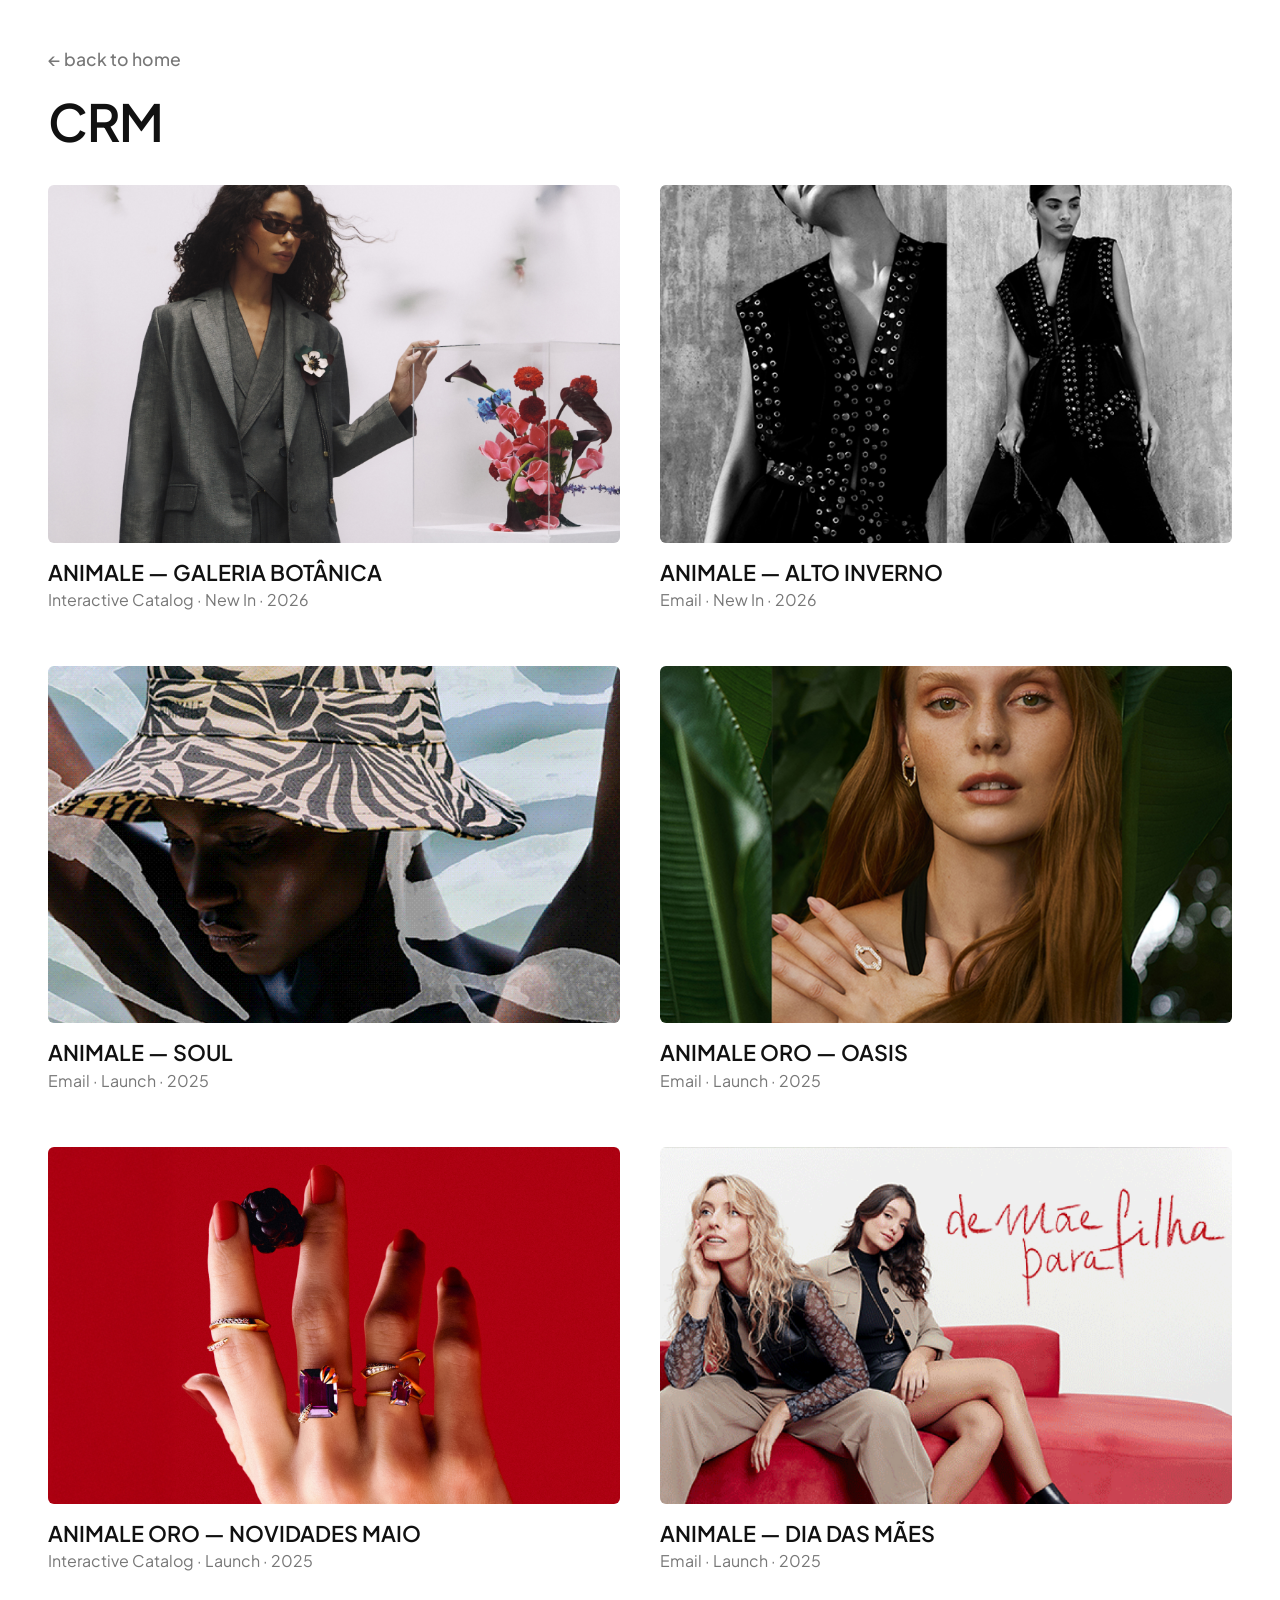
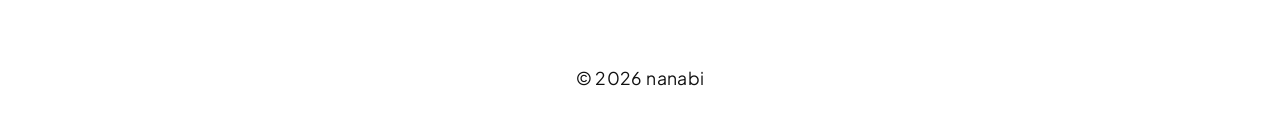
<file: crm.html>
<!DOCTYPE html>
<html lang="en">
<head>
  <meta charset="UTF-8">
  <meta name="viewport" content="width=device-width, initial-scale=1.0">
  <title>CRM — nanabi</title>

  <link rel="icon" type="image/png" href="star.png">

  <link rel="stylesheet" href="style.css">
  <link rel="preconnect" href="https://fonts.googleapis.com">
  <link rel="preconnect" href="https://fonts.gstatic.com" crossorigin>
  <link href="https://fonts.googleapis.com/css2?family=Plus+Jakarta+Sans:wght@300;400;500;600;700&display=swap" rel="stylesheet">
</head>
<body>

  <header class="project-header">
    <a href="index.html" class="back-link">← back to home</a>
    <h1 class="category-title">CRM</h1>
  </header>

  <main class="gallery-container">
    <div class="projects-grid">

      <div class="project-card" onclick="openModal('modal-crm-galeria')" style="cursor: pointer;">
        <div class="card-thumb">
          <img src="THUMBS/CRM_06.jpg" alt="ANIMALE — GALERIA BOTÂNICA">
        </div>
        <div class="card-info">
          <h3>ANIMALE — GALERIA BOTÂNICA</h3>
          <p>Interactive Catalog · New In · 2026</p>
        </div>
      </div>

      <div class="project-card" onclick="openModal('modal-crm-01')" style="cursor: pointer;">
        <div class="card-thumb">
          <img src="THUMBS/CRM_01.jpg" alt="ANIMALE — ALTO INVERNO">
        </div>
        <div class="card-info">
          <h3>ANIMALE — ALTO INVERNO</h3>
          <p>Email · New In · 2026</p>
        </div>
      </div>

      <div class="project-card" onclick="openModal('modal-crm-02')" style="cursor: pointer;">
        <div class="card-thumb">
          <img src="THUMBS/CRM_02.jpg" alt="ANIMALE — SOUL">
        </div>
        <div class="card-info">
          <h3>ANIMALE — SOUL</h3>
          <p>Email · Launch · 2025</p>
        </div>
      </div>

      <div class="project-card" onclick="openModal('modal-crm-03')" style="cursor: pointer;">
        <div class="card-thumb">
          <img src="THUMBS/CRM_03.jpg" alt="ANIMALE ORO — OASIS">
        </div>
        <div class="card-info">
          <h3>ANIMALE ORO — OASIS</h3>
          <p>Email · Launch · 2025</p>
        </div>
      </div>

      <div class="project-card" onclick="openModal('modal-crm-05')" style="cursor: pointer;">
        <div class="card-thumb">
          <img src="THUMBS/CRM_05.jpg" alt="ANIMALE ORO — NOVIDADES MAIO">
        </div>
        <div class="card-info">
          <h3>ANIMALE ORO — NOVIDADES MAIO</h3>
          <p>Interactive Catalog · Launch · 2025</p>
        </div>
      </div>

      <div class="project-card" onclick="openModal('modal-crm-04')" style="cursor: pointer;">
        <div class="card-thumb">
          <img src="THUMBS/CRM_04.jpg" alt="ANIMALE — DIA DAS MÃES">
        </div>
        <div class="card-info">
          <h3>ANIMALE — DIA DAS MÃES</h3>
          <p>Email · Launch · 2025</p>
        </div>
      </div>

    </div>
  </main>

  <div id="modal-crm-galeria" class="modal-overlay" onclick="closeModal(event, 'modal-crm-galeria')">
    <div class="modal-card modal-sidebar" onclick="event.stopPropagation()">
      <button class="modal-close-btn" onclick="closeModal(event, 'modal-crm-galeria')">×</button>
      <div class="modal-media-scroll">
        <img src="AGENDAS/AGENDA_GALERIA_BOTANICA_PAC3/001_capa.jpg" alt="Galeria Botânica - Page 1" style="width: 100%; height: auto; display: block; margin-bottom: 0.5rem; border-radius: 4px;">
        <img src="AGENDAS/AGENDA_GALERIA_BOTANICA_PAC3/02_PAG.jpg" alt="Galeria Botânica - Page 2" style="width: 100%; height: auto; display: block; margin-bottom: 0.5rem; border-radius: 4px;">
        <img src="AGENDAS/AGENDA_GALERIA_BOTANICA_PAC3/03_PAG.jpg" alt="Galeria Botânica - Page 3" style="width: 100%; height: auto; display: block; margin-bottom: 0.5rem; border-radius: 4px;">
        <img src="AGENDAS/AGENDA_GALERIA_BOTANICA_PAC3/04_PAG.jpg" alt="Galeria Botânica - Page 4" style="width: 100%; height: auto; display: block; margin-bottom: 0.5rem; border-radius: 4px;">
        <img src="AGENDAS/AGENDA_GALERIA_BOTANICA_PAC3/05_PAG.jpg" alt="Galeria Botânica - Page 5" style="width: 100%; height: auto; display: block; margin-bottom: 0.5rem; border-radius: 4px;">
        <img src="AGENDAS/AGENDA_GALERIA_BOTANICA_PAC3/06_PAG.jpg" alt="Galeria Botânica - Page 6" style="width: 100%; height: auto; display: block; margin-bottom: 0.5rem; border-radius: 4px;">
        <img src="AGENDAS/AGENDA_GALERIA_BOTANICA_PAC3/07_PAG.jpg" alt="Galeria Botânica - Page 7" style="width: 100%; height: auto; display: block; margin-bottom: 0.5rem; border-radius: 4px;">
        <img src="AGENDAS/AGENDA_GALERIA_BOTANICA_PAC3/08_PAG.jpg" alt="Galeria Botânica - Page 8" style="width: 100%; height: auto; display: block; margin-bottom: 0.5rem; border-radius: 4px;">
        <img src="AGENDAS/AGENDA_GALERIA_BOTANICA_PAC3/09_PAG.jpg" alt="Galeria Botânica - Page 9" style="width: 100%; height: auto; display: block; margin-bottom: 0.5rem; border-radius: 4px;">
        <img src="AGENDAS/AGENDA_GALERIA_BOTANICA_PAC3/10_PAG.jpg" alt="Galeria Botânica - Page 10" style="width: 100%; height: auto; display: block; margin-bottom: 0.5rem; border-radius: 4px;">
        <img src="AGENDAS/AGENDA_GALERIA_BOTANICA_PAC3/11_PAG.jpg" alt="Galeria Botânica - Page 11" style="width: 100%; height: auto; display: block; border-radius: 4px;">
      </div>
      <div class="modal-fixed-sidebar">
        <h3>ANIMALE<br>GALERIA BOTÂNICA</h3>
        <p>Interactive catalog developed to introduce ANIMALE’s new drop, bringing the Galeria Botânica concept into a curated presentation of new arrivals and key products. Designed as a CRM support piece, the catalog combines product-focused layouts with a refined visual approach to guide the presentation of the collection.</p>
      </div>
    </div>
  </div>

  <div id="modal-crm-01" class="modal-overlay" onclick="closeModal(event, 'modal-crm-01')">
    <div class="modal-card modal-sidebar" onclick="event.stopPropagation()">
      <button class="modal-close-btn" onclick="closeModal(event, 'modal-crm-01')">×</button>
      <div class="modal-media-scroll">
        <img src="CRM/11_email_pac3.jpg" alt="ANIMALE — ALTO INVERNO">
      </div>
      <div class="modal-fixed-sidebar">
        <h3>ANIMALE<br>ALTO INVERNO</h3>
        <p>Email marketing design developed for ANIMALE’s Alto Inverno 26 new drop. The project focused on sophisticated layout composition, highlighting key winter pieces and driving engagement through a direct retail-focused visual strategy.</p>
      </div>
    </div>
  </div>

  <div id="modal-crm-02" class="modal-overlay" onclick="closeModal(event, 'modal-crm-02')">
    <div class="modal-card modal-sidebar" onclick="event.stopPropagation()">
      <button class="modal-close-btn" onclick="closeModal(event, 'modal-crm-02')">×</button>
      <div class="modal-media-scroll">
        <img src="CRM/01_email_anml_soul_longo_v2.gif" alt="ANIMALE — SOUL">
      </div>
      <div class="modal-fixed-sidebar">
        <h3>ANIMALE<br>SOUL</h3>
        <p>Email campaign for the launch of ANIMALE SOUL, ANIMALE’s accessories line. Combining fluid GIF animation with curated product displays to capture the summer atmosphere and elevate brand engagement.</p>
      </div>
    </div>
  </div>

  <div id="modal-crm-03" class="modal-overlay" onclick="closeModal(event, 'modal-crm-03')">
    <div class="modal-card modal-sidebar" onclick="event.stopPropagation()">
      <button class="modal-close-btn" onclick="closeModal(event, 'modal-crm-03')">×</button>
      <div class="modal-media-scroll">
        <img src="CRM/25_email_oasis_oro_ocasioes_especiais 1.jpg" alt="ANIMALE ORO — OASIS">
      </div>
      <div class="modal-fixed-sidebar">
        <h3>ANIMALE ORO<br>OASIS</h3>
        <p>Targeted CRM campaign for ANIMALE ORO’s Oasis collection. Dedicated visual hierarchy designed to highlight fine jewelry details, special occasion curation, and brand prestige.</p>
      </div>
    </div>
  </div>

  <div id="modal-crm-05" class="modal-overlay" onclick="closeModal(event, 'modal-crm-05')">
    <div class="modal-card modal-sidebar" onclick="event.stopPropagation()">
      <button class="modal-close-btn" onclick="closeModal(event, 'modal-crm-05')">×</button>
      <div class="modal-media-scroll">
        <img src="AGENDAS/AGENDA_ORO_MAIO/agenda_novidades_oro_12mai.jpg" alt="AGENDA MAIO - Cover" style="width: 100%; height: auto; display: block; margin-bottom: 0.5rem; border-radius: 4px;">
        <img src="AGENDAS/AGENDA_ORO_MAIO/02.jpg" alt="AGENDA MAIO - Page 2" style="width: 100%; height: auto; display: block; margin-bottom: 0.5rem; border-radius: 4px;">
        <img src="AGENDAS/AGENDA_ORO_MAIO/03.jpg" alt="AGENDA MAIO - Page 3" style="width: 100%; height: auto; display: block; margin-bottom: 0.5rem; border-radius: 4px;">
        <img src="AGENDAS/AGENDA_ORO_MAIO/04.jpg" alt="AGENDA MAIO - Page 4" style="width: 100%; height: auto; display: block; margin-bottom: 0.5rem; border-radius: 4px;">
        <img src="AGENDAS/AGENDA_ORO_MAIO/05.jpg" alt="AGENDA MAIO - Page 5" style="width: 100%; height: auto; display: block; margin-bottom: 0.5rem; border-radius: 4px;">
        <img src="AGENDAS/AGENDA_ORO_MAIO/06.jpg" alt="AGENDA MAIO - Page 6" style="width: 100%; height: auto; display: block; margin-bottom: 0.5rem; border-radius: 4px;">
        <img src="AGENDAS/AGENDA_ORO_MAIO/07.jpg" alt="AGENDA MAIO - Page 7" style="width: 100%; height: auto; display: block; margin-bottom: 0.5rem; border-radius: 4px;">
        <img src="AGENDAS/AGENDA_ORO_MAIO/08.jpg" alt="AGENDA MAIO - Page 8" style="width: 100%; height: auto; display: block; margin-bottom: 0.5rem; border-radius: 4px;">
        <img src="AGENDAS/AGENDA_ORO_MAIO/09.jpg" alt="AGENDA MAIO - Page 9" style="width: 100%; height: auto; display: block; margin-bottom: 0.5rem; border-radius: 4px;">
        <img src="AGENDAS/AGENDA_ORO_MAIO/10.jpg" alt="AGENDA MAIO - Page 10" style="width: 100%; height: auto; display: block; border-radius: 4px;">
      </div>
      <div class="modal-fixed-sidebar">
        <h3>ANIMALE ORO<br>NOVIDADES MAIO</h3>
        <p>Interactive catalog developed for the CRM team, organizing ANIMALE ORO’s May launches and new products as a visual tool to support sales and commercial planning. The project focused on refined composition and product presentation, creating a carefully crafted experience that was highly well received and remained in use throughout the season.</p>
      </div>
    </div>
  </div>

  <div id="modal-crm-04" class="modal-overlay" onclick="closeModal(event, 'modal-crm-04')">
    <div class="modal-card modal-sidebar" onclick="event.stopPropagation()">
      <button class="modal-close-btn" onclick="closeModal(event, 'modal-crm-04')">×</button>
      <div class="modal-media-scroll">
        <img src="CRM/25_email_campanha_maes_longo.gif" alt="ANIMALE — DIA DAS MÃES">
      </div>
      <div class="modal-fixed-sidebar">
        <h3>ANIMALE<br>DIA DAS MÃES</h3>
        <p>Mother’s Day CRM campaign featuring the NARS partnership and the campaign video, with a strong focus on clear CTAs to drive engagement and revenue, resulting in strong performance during one of the year’s most important retail dates.</p>
      </div>
    </div>
  </div>

  <footer class="site-footer">
    <p>© 2026 nanabi</p>
  </footer>

  <script src="script.js"></script>
</body>
</html>
</file>
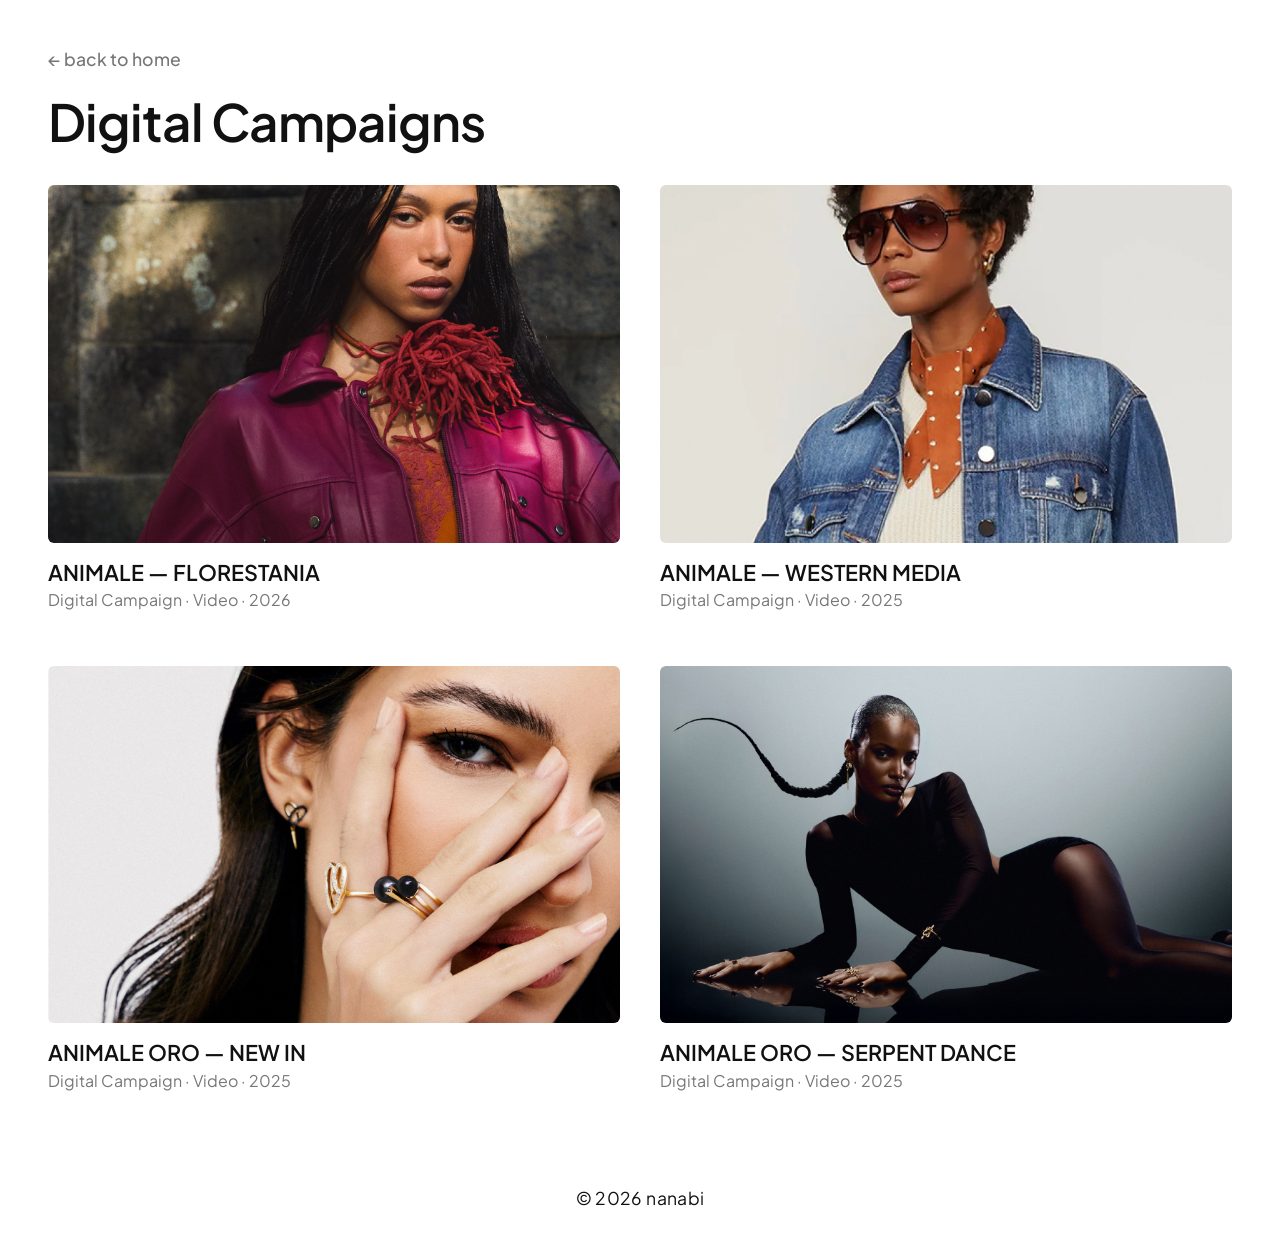
<file: digital-campaigns.html>
<!DOCTYPE html>
<html lang="en">
<head>
  <meta charset="UTF-8">
  <meta name="viewport" content="width=device-width, initial-scale=1.0">
  <title>Digital Campaigns — nanabi</title>

  <!-- FAVICON -->
  <link rel="icon" type="image/png" href="star.png">

  <link rel="stylesheet" href="style.css">
  <link rel="preconnect" href="https://fonts.googleapis.com">
  <link rel="preconnect" href="https://fonts.gstatic.com" crossorigin>
  <link href="https://fonts.googleapis.com/css2?family=Plus+Jakarta+Sans:wght@300;400;500;600;700&display=swap" rel="stylesheet">
</head>
<body>

  <header class="project-header">
    <a href="index.html" class="back-link">← back to home</a>
    <h1 class="category-title">Digital Campaigns</h1>
  </header>

  <main class="gallery-container">
    <div class="projects-grid">

      <!-- 1: NEW IN (ANIMALE - VERÃO) -->
      <div class="project-card" onclick="openModal('modal-digital-verao')" style="cursor: pointer;">
        <div class="card-thumb">
          <img src="THUMBS/DIGITAL_CAMPAIGNS_03.jpg" alt="ANIMALE — VERÃO">
        </div>
        <div class="card-info">
          <h3>ANIMALE — FLORESTANIA</h3>
          <p>Digital Campaign · Video · 2026</p>
        </div>
      </div>

      <!-- 2: WESTERN MEDIA -->
      <div class="project-card" onclick="openModal('modal-digital-02')" style="cursor: pointer;">
        <div class="card-thumb">
          <img src="THUMBS/DIGITAL_CAMPAIGNS_02.jpg" alt="ANIMALE — WESTERN MEDIA">
        </div>
        <div class="card-info">
          <h3>ANIMALE — WESTERN MEDIA</h3>
          <p>Digital Campaign · Video · 2025</p>
        </div>
      </div>

      <!-- 3: ORO JUNHO -->
      <div class="project-card" onclick="openModal('modal-digital-01')" style="cursor: pointer;">
        <div class="card-thumb">
          <img src="THUMBS/DIGITAL_CAMPAIGNS_01.jpg" alt="ANIMALE ORO — JUNHO">
        </div>
        <div class="card-info">
          <h3>ANIMALE ORO — NEW IN</h3>
          <p>Digital Campaign · Video · 2025</p>
        </div>
      </div>

      <!-- 4: SERPENT DANCE -->
      <div class="project-card" onclick="openModal('modal-digital-serpent')" style="cursor: pointer;">
        <div class="card-thumb">
          <img src="THUMBS/DIGITAL_CAMPAIGNS_04.jpg" alt="ANIMALE ORO — SERPENT DANCE">
        </div>
        <div class="card-info">
          <h3>ANIMALE ORO — SERPENT DANCE</h3>
          <p>Digital Campaign · Video · 2025</p>
        </div>
      </div>

    </div>
  </main>

  <!-- ==================== MODAIS DE DIGITAL CAMPAIGNS ==================== -->

  <!-- MODAL 1: NEW IN (ANIMALE - FLORESTANIA) -->
  <div id="modal-digital-verao" class="modal-overlay" onclick="closeModal(event, 'modal-digital-verao')">
    <div class="modal-card modal-sidebar" onclick="event.stopPropagation()">
      <button class="modal-close-btn" onclick="closeModal(event, 'modal-digital-verao')">×</button>
      <div class="modal-media-scroll" style="background-color: #ffffff; overflow: hidden; display: flex; justify-content: center; align-items: center;">
        <video autoplay loop muted playsinline style="width: 100%; max-width: 800px; height: auto; border-radius: 6px; display: block;">
          <source src="DIGITAL_CAMP/PAC2_V27_VIDEO_COMP.mp4" type="video/mp4">
          Your browser does not support the video tag.
        </video>
      </div>
      <div class="modal-fixed-sidebar">
        <h3>ANIMALE<br>FLORESTANIA</h3>
        <p>Digital video adaptation for ANIMALE’s Verão 27 — Florestania, translating the campaign into multiple digital assets. The project involved carefully selecting video cuts to highlight the products, alongside animated typography and motion design to create dynamic compositions while preserving the campaign’s visual language..</p>
      </div>
    </div>
  </div>

  <!-- MODAL 2: WESTERN MEDIA -->
  <div id="modal-digital-02" class="modal-overlay" onclick="closeModal(event, 'modal-digital-02')">
    <div class="modal-card modal-sidebar" onclick="event.stopPropagation()">
      <button class="modal-close-btn" onclick="closeModal(event, 'modal-digital-02')">×</button>
      <div class="modal-media-scroll" style="background-color: #ffffff; overflow: hidden; display: flex; justify-content: center;">
        <iframe 
          style="border: none; border-radius: 6px; width: 800px; max-width: 100%; height: 500px; background-color: #ffffff;" 
          src="https://embed.figma.com/proto/F3x8olmVaANYgZ93giisVo/Untitled?node-id=27-15&page-id=27%3A14&scaling=scale-down-width&content-scaling=fixed&embed-host=share&hide-ui=1&muted=1" 
          allow="autoplay 'none'; audio 'none'"
          allowfullscreen>
        </iframe>
      </div>
      <div class="modal-fixed-sidebar">
        <h3>ANIMALE<br>WESTERN MEDIA</h3>
        <p>Digital campaign developed from a sales opportunity driven by the Western trend. The project explored a selection of ANIMALE products that connected with the trend, translating the direction into a creative visual concept and adapting it into media formats for Pinterest and Meta.</p>
      </div>
    </div>
  </div>

  <!-- MODAL 3: ORO JUNHO (VÍDEO MP4) -->
  <div id="modal-digital-01" class="modal-overlay" onclick="closeModal(event, 'modal-digital-01')">
    <div class="modal-card modal-sidebar" onclick="event.stopPropagation()">
      <button class="modal-close-btn" onclick="closeModal(event, 'modal-digital-01')">×</button>
      <div class="modal-media-scroll" style="background-color: #ffffff; overflow: hidden; display: flex; justify-content: center; align-items: center;">
        <video autoplay loop muted playsinline style="width: 100%; max-width: 800px; height: auto; border-radius: 6px; display: block;">
          <source src="DIGITAL_CAMP/ORO_JUNHO_VIDEO_COMP.mp4" type="video/mp4">
          Your browser does not support the video tag.
        </video>
      </div>
      <div class="modal-fixed-sidebar">
        <h3>ANIMALE ORO<br>JUNHO</h3>
        <p>Digital campaign focused on the rollout of ANIMALE ORO’s June launch across multiple digital channels. My role involved adapting the campaign videos into a range of formats and specifications for paid media, YouTube, Meta, and Pinterest, tailoring each asset to its platform while preserving the campaign’s visual language and the jewelry’s aesthetic.</p>
      </div>
    </div>
  </div>

  <!-- MODAL 4: SERPENT DANCE -->
  <div id="modal-digital-serpent" class="modal-overlay" onclick="closeModal(event, 'modal-digital-serpent')">
    <div class="modal-card modal-sidebar" onclick="event.stopPropagation()">
      <button class="modal-close-btn" onclick="closeModal(event, 'modal-digital-serpent')">×</button>
      <div class="modal-media-scroll" style="background-color: #ffffff; overflow: hidden; display: flex; justify-content: center; align-items: center;">
        <video autoplay loop muted playsinline style="width: 100%; max-width: 800px; height: auto; border-radius: 6px; display: block;">
          <source src="DIGITAL_CAMP/SERPENT_DANCE_VIDEO_COMP.mp4" type="video/mp4">
          Your browser does not support the video tag.
        </video>
      </div>
      <div class="modal-fixed-sidebar">
        <h3>ANIMALE ORO<br>SERPENT DANCE</h3>
        <p>Digital campaign developed for ANIMALE ORO’s Serpent Dance launch, translating the campaign’s visual concept across multiple digital assets. The project explored motion as a design tool, combining animated typography, carefully selected video cuts, and product-focused compositions to create engaging pieces while preserving the campaign’s visual language and highlighting the jewelry.</p>
      </div>
    </div>
  </div>

  <footer class="site-footer">
    <p>© 2026 nanabi</p>
  </footer>

  <script src="script.js"></script>
</body>
</html>
</file>
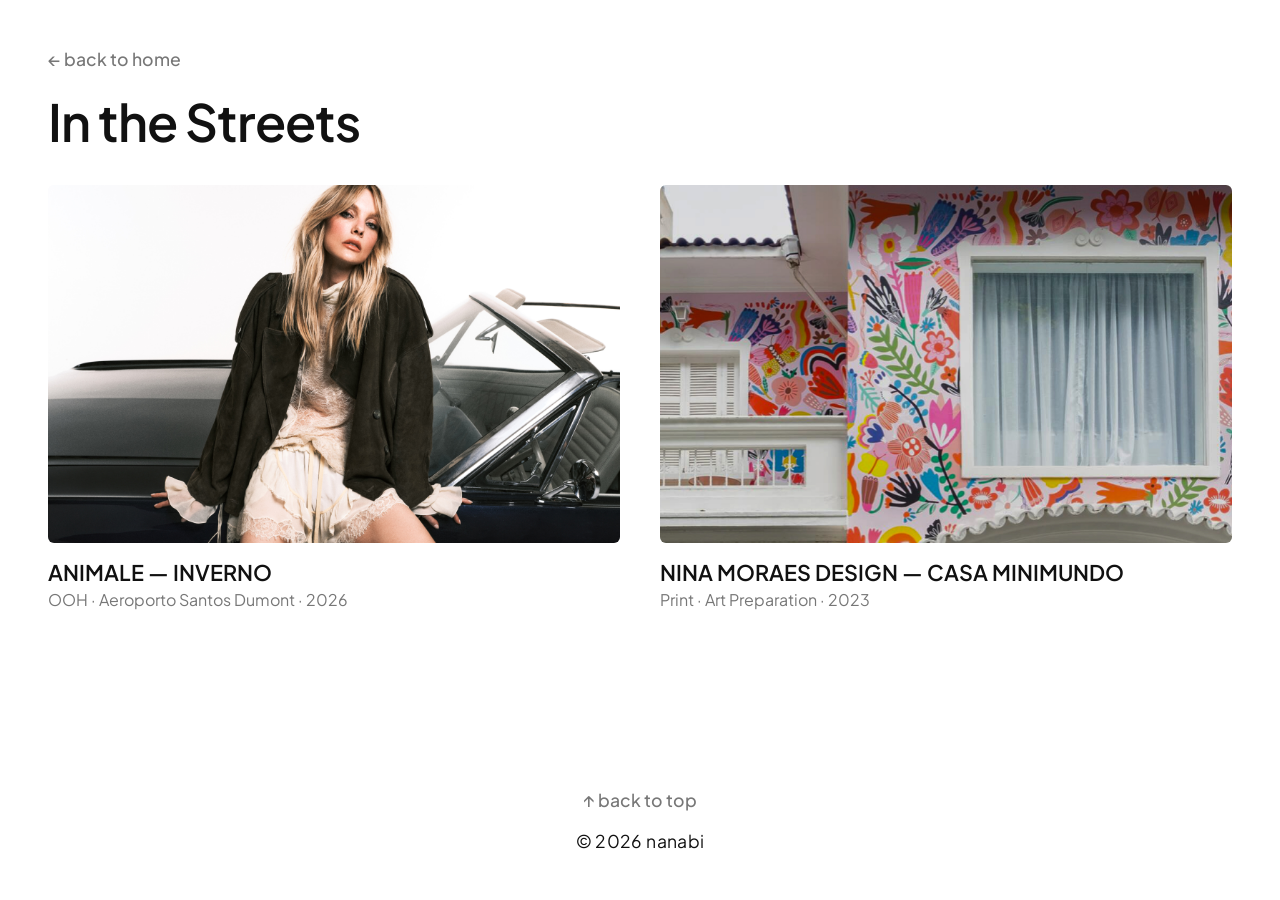
<file: ooh.html>
<!DOCTYPE html>
<html lang="en">
<head>
  <meta charset="UTF-8">
  <meta name="viewport" content="width=device-width, initial-scale=1.0">
  <title>In the Streets — nanabi</title>

  <link rel="icon" type="image/png" href="star.png">

  <link rel="stylesheet" href="style.css">
  <link rel="preconnect" href="https://fonts.googleapis.com">
  <link rel="preconnect" href="https://fonts.gstatic.com" crossorigin>
  <link href="https://fonts.googleapis.com/css2?family=Plus+Jakarta+Sans:wght@300;400;500;600;700&display=swap" rel="stylesheet">
</head>
<body>

  <header class="project-header">
    <a href="index.html" class="back-link">← back to home</a>
    <h1 class="category-title">In the Streets</h1>
  </header>

  <main class="gallery-container">
    <div class="projects-grid">

      <div class="project-card" onclick="openModal('modal-ooh-01')" style="cursor: pointer;">
        <div class="card-thumb">
          <img src="THUMBS/OOH_01.jpg" alt="ANIMALE — INVERNO 27">
        </div>
        <div class="card-info">
          <h3>ANIMALE — INVERNO</h3>
          <p>OOH · Aeroporto Santos Dumont · 2026</p>
        </div>
      </div>

      <div class="project-card" onclick="openModal('modal-ooh-02')" style="cursor: pointer;">
        <div class="card-thumb">
          <img src="THUMBS/OOH_02.jpg" alt="NINA MORAES DESIGN — INTERIORES">
        </div>
        <div class="card-info">
          <h3>NINA MORAES DESIGN — CASA MINIMUNDO</h3>
          <p>Print · Art Preparation · 2023</p>
        </div>
      </div>

    </div>
  </main>

  <!-- MODAL OOH 01 -->
  <div id="modal-ooh-01" class="modal-overlay" onclick="closeModal(event, 'modal-ooh-01')">
    <div class="modal-card modal-sidebar modal-adaptive" onclick="event.stopPropagation()">

      <button class="modal-close-btn" onclick="closeModal(event, 'modal-ooh-01')" aria-label="Close">
        ×
      </button>

      <div class="modal-media-scroll">
        <video
          autoplay
          loop
          muted
          playsinline
          src="OOH/19_midia_ontour_aeroporto_menor.mp4"
          style="width: 100%; height: auto; display: block; border-radius: 6px;">
        </video>
      </div>

      <div class="modal-fixed-sidebar">
        <h3>ANIMALE<br>INVERNO</h3>

        <p>
          Out-of-home adaptation for ANIMALE’s Inverno 26 campaign, designed for high-impact placement at Santos Dumont Airport. The execution carefully explores video cuts featuring Carol Trentini, balancing her presence with the campaign’s visual language to create an engaging and cohesive experience in an outdoor format.
        </p>
      </div>

    </div>
  </div>

  <!-- MODAL OOH 02 -->
  <div id="modal-ooh-02" class="modal-overlay" onclick="closeModal(event, 'modal-ooh-02')">
    <div class="modal-card modal-sidebar modal-adaptive" onclick="event.stopPropagation()">

      <button class="modal-close-btn" onclick="closeModal(event, 'modal-ooh-02')" aria-label="Close">
        ×
      </button>

      <div class="modal-media-scroll">
        <img
          src="OOH/13735d76-12d0-4c40-9b04-39586f73e9d6 (1).png"
          alt="NINA MORAES DESIGN — INTERIORES"
          style="width: 100%; height: auto; display: block; border-radius: 6px;">
      </div>

      <div class="modal-fixed-sidebar">
        <h3>NINA MORAES DESIGN<br>CASA MINIMUNDO</h3>

        <p>
          Print production and art finalization for two facades of Casa Minimundo in 2023. The project involved adapting the original artwork for large-scale applications, ensuring visual fidelity while meeting the technical requirements of production and installation. As my largest print project at Nina Moraes Design, the work extended beyond the two facades to two additional areas for environment samples, requiring adaptations across different formats, sizes, and materials.
        </p>
      </div>

    </div>
  </div>

  <footer class="site-footer">
    <a href="#top" class="back-link back-to-top">↑ back to top</a>
    <p>© 2026 nanabi</p>
  </footer>

  <script src="script.js"></script>
</body>
</html>
</file>
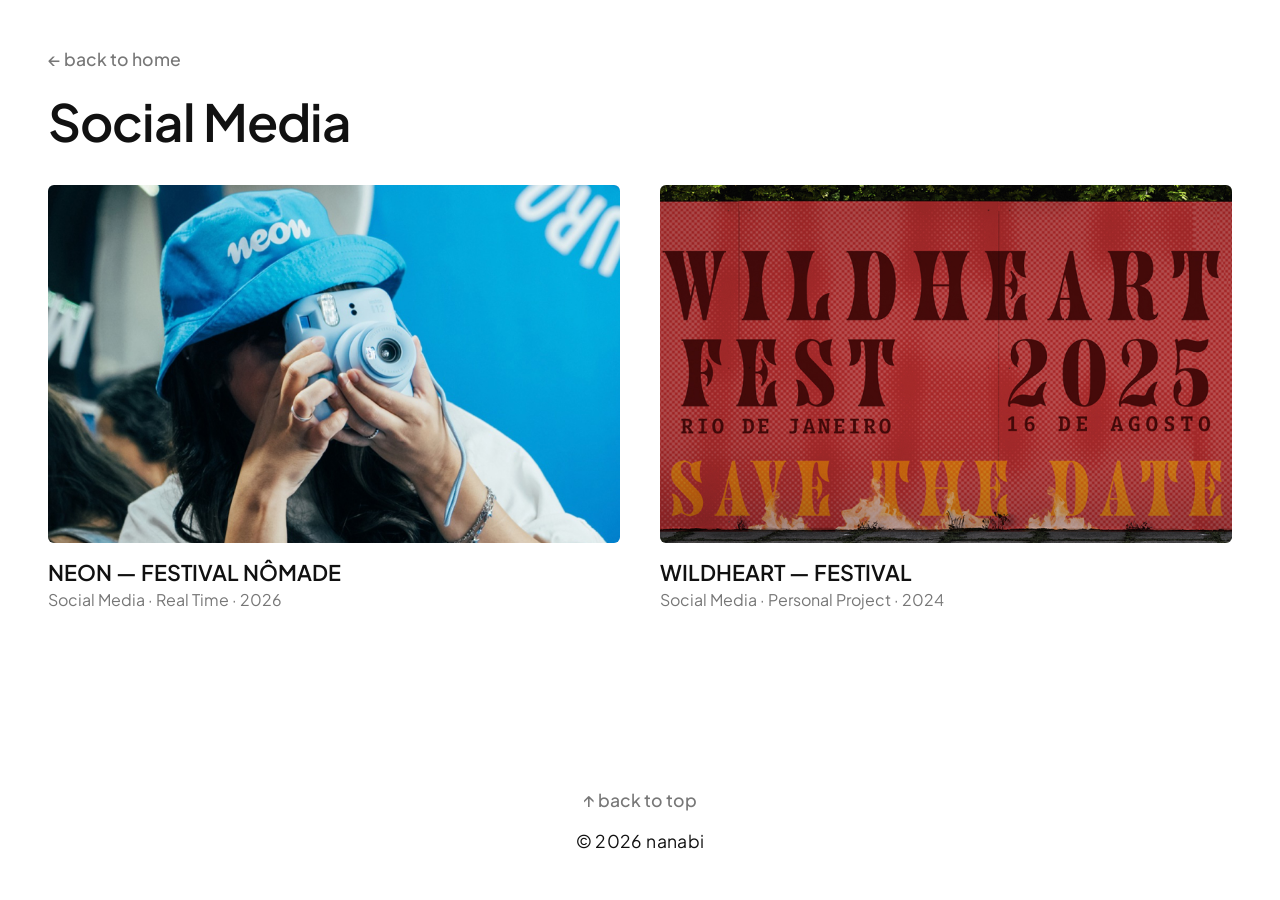
<file: social-media.html>
<!DOCTYPE html>
<html lang="en">
<head>
  <meta charset="UTF-8">
  <meta name="viewport" content="width=device-width, initial-scale=1.0">
  <title>Social Media — nanabi</title>

  <!-- FAVICON -->
  <link rel="icon" type="image/png" href="star.png">

  <link rel="stylesheet" href="style.css">
  <link rel="preconnect" href="https://fonts.googleapis.com">
  <link rel="preconnect" href="https://fonts.gstatic.com" crossorigin>
  <link href="https://fonts.googleapis.com/css2?family=Plus+Jakarta+Sans:wght@300;400;500;600;700&display=swap" rel="stylesheet">
</head>
<body>

  <header class="project-header">
    <a href="index.html" class="back-link">← back to home</a>
    <h1 class="category-title">Social Media</h1>
  </header>

  <main class="gallery-container">
    <div class="projects-grid">

      <!-- CARD 1: NEON -->
      <div class="project-card" onclick="openModal('modal-social-01')" style="cursor: pointer;">
        <div class="card-thumb">
          <img src="THUMBS/SOCIAL_01.jpg" alt="NEON — FESTIVAL NÔMADE">
        </div>
        <div class="card-info">
          <h3>NEON — FESTIVAL NÔMADE</h3>
          <p>Social Media · Real Time · 2026</p>
        </div>
      </div>

      <!-- CARD 2: WILDHEART -->
      <div class="project-card" onclick="openModal('modal-social-02')" style="cursor: pointer;">
        <div class="card-thumb">
          <img src="THUMBS/SOCIAL_02.jpg" alt="WILDHEART — FESTIVAL">
        </div>
        <div class="card-info">
          <h3>WILDHEART — FESTIVAL</h3>
          <p>Social Media · Personal Project · 2024</p>
        </div>
      </div>

    </div>
  </main>

  <!-- ==================== MODAIS DE SOCIAL MEDIA ==================== -->

  <!-- MODAL 1: NEON (EMBED INSTAGRAM + TEXTO COMPLETO) -->

  <div id="modal-social-01" class="modal-overlay" onclick="closeModal(event, 'modal-social-01')">

    <div class="modal-card modal-sidebar" onclick="event.stopPropagation()">

      <!-- BOTÃO FECHAR -->
      <button
        class="modal-close-btn"
        onclick="closeModal(event, 'modal-social-01')"
        aria-label="Close">
        ×
      </button>

      <div class="modal-media-scroll">

        <iframe 
          src="https://www.instagram.com/p/DX25G3jkSC1/embed" 
          width="100%" 
          height="580" 
          frameborder="0" 
          scrolling="no" 
          allowtransparency="true"
          style="border: none; border-radius: 6px; background: #ffffff;">
        </iframe>

      </div>

      <div class="modal-fixed-sidebar">

        <h3>NEON<br>FESTIVAL NÔMADE</h3>

        <p>
          The project for Neon involved developing the visual concept for Festival Nômade from the initial concept through its final execution. For this project, I worked alongside the NOW team as an Art Direction Assistant, contributing to defining the visual language, including the direction of illustrations and graphic elements, ensuring the work was aligned with the brand guidelines and consistently reflected Neon’s identity. I also participated in the real-time coverage, developing carousel content published throughout the festival.
        </p>

        <a
          href="https://www.instagram.com/p/DX25G3jkSC1/?img_index=1"
          target="_blank"
          rel="noopener noreferrer"
          class="modal-cta-btn">
          view on instagram ↗
        </a>

      </div>

    </div>

  </div>


  <!-- MODAL 2: WILDHEART (COM WH_01 E WH_02 DA PASTA SOCIAL_MEDIA) -->

  <div id="modal-social-02" class="modal-overlay" onclick="closeModal(event, 'modal-social-02')">

    <div class="modal-card modal-sidebar" onclick="event.stopPropagation()">

      <!-- BOTÃO FECHAR -->
      <button
        class="modal-close-btn"
        onclick="closeModal(event, 'modal-social-02')"
        aria-label="Close">
        ×
      </button>

      <div class="modal-media-scroll">

        <img
          src="SOCIAL_MEDIA/WH_01.jpg"
          alt="Wildheart Fest - Image 1"
          style="width: 100%; border-radius: 6px; display: block; margin-bottom: 1rem;">

        <img
          src="SOCIAL_MEDIA/WH_02.jpg"
          alt="Wildheart Fest - Image 2"
          style="width: 100%; border-radius: 6px; display: block;">

      </div>

      <div class="modal-fixed-sidebar">

        <h3>WILDHEART<br>FESTIVAL</h3>

        <p>
          Fictional festival identity developed as a personal project, inspired by the vibrant atmosphere of the ’70s and the experience of being a fan. The visual direction combines bold typography, nostalgic references, textures, and compositions to build a distinctive festival universe across social media.
        </p>

        <a
          href="https://www.behance.net/gallery/218511555/Wildheart-Fest-Projeto-Ficticio"
          target="_blank"
          rel="noopener noreferrer"
          class="modal-cta-btn">
          view on behance ↗
        </a>

      </div>

    </div>

  </div>


  <footer class="site-footer">

    <a href="#top" class="back-link back-to-top">↑ back to top</a>

    <p>© 2026 nanabi</p>

  </footer>

  <script src="script.js"></script>

</body>
</html>
</file>
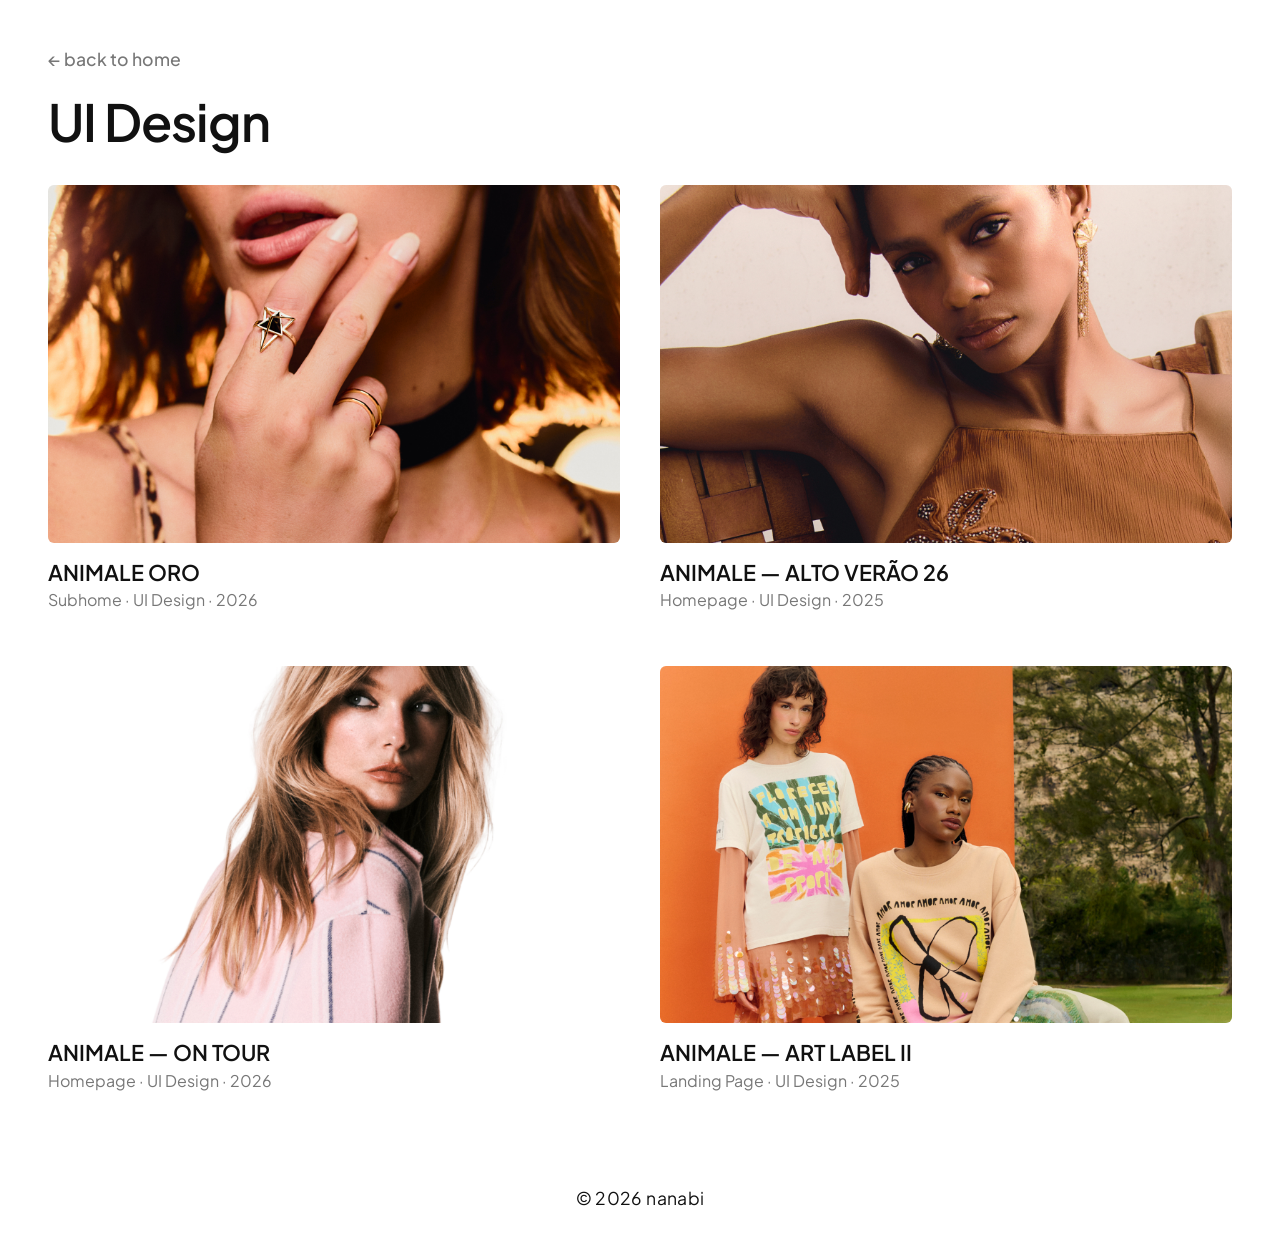
<file: ui-design.html>
<!DOCTYPE html>
<html lang="en">
<head>
  <meta charset="UTF-8">
  <meta name="viewport" content="width=device-width, initial-scale=1.0">
  <title>UI Design — nanabi</title>

  <!-- FAVICON -->
  <link rel="icon" type="image/png" href="star.png">

  <link rel="stylesheet" href="style.css">
  <link rel="preconnect" href="https://fonts.googleapis.com">
  <link rel="preconnect" href="https://fonts.gstatic.com" crossorigin>
  <link href="https://fonts.googleapis.com/css2?family=Plus+Jakarta+Sans:wght@300;400;500;600;700&display=swap" rel="stylesheet">
</head>
<body>

  <header class="project-header">
    <a href="index.html" class="back-link">← back to home</a>
    <h1 class="category-title">UI Design</h1>
  </header>

  <main class="gallery-container">
    <div class="projects-grid">

      <!-- CARD 1: SUBHOME ORO -->
      <div class="project-card" onclick="openModal('modal-ui-oro')" style="cursor: pointer;">
        <div class="card-thumb">
          <img src="THUMBS/UI_02.jpg" alt="ANIMALE ORO">
        </div>
        <div class="card-info">
          <h3>ANIMALE ORO</h3>
          <p>Subhome · UI Design · 2026</p>
        </div>
      </div>

      <!-- CARD 2: HOME ALTO VERÃO 26 -->
      <div class="project-card" onclick="openModal('modal-ui-alto-verao')" style="cursor: pointer;">
        <div class="card-thumb">
          <img src="THUMBS/UI_03.jpg" alt="ANIMALE — ALTO VERÃO 26">
        </div>
        <div class="card-info">
          <h3>ANIMALE — ALTO VERÃO 26</h3>
          <p>Homepage · UI Design · 2025</p>
        </div>
      </div>

      <!-- CARD 3: HOME INVERNO 26 -->
      <div class="project-card" onclick="openModal('modal-ui-inverno')" style="cursor: pointer;">
        <div class="card-thumb">
          <img src="THUMBS/UI_04.jpg" alt="ANIMALE — INVERNO 26">
        </div>
        <div class="card-info">
          <h3>ANIMALE — ON TOUR</h3>
          <p>Homepage · UI Design · 2026</p>
        </div>
      </div>

      <!-- CARD 4: LP ART LABEL II -->
      <div class="project-card" onclick="openModal('modal-ui-art-label')" style="cursor: pointer;">
        <div class="card-thumb">
          <img src="THUMBS/UI_01.jpg" alt="ANIMALE — ART LABEL II">
        </div>
        <div class="card-info">
          <h3>ANIMALE — ART LABEL II</h3>
          <p>Landing Page · UI Design · 2025</p>
        </div>
      </div>

    </div>
  </main>

  <!-- ==================== MODAIS DE UI DESIGN ==================== -->

  <!-- MODAL 1: SUBHOME ORO -->
  <div id="modal-ui-oro" class="modal-overlay" onclick="closeModal(event, 'modal-ui-oro')">
    <div class="modal-card modal-sidebar modal-adaptive" onclick="event.stopPropagation()">

      <button class="modal-close-btn" onclick="closeModal(event, 'modal-ui-oro')">×</button>

      <div class="modal-media-scroll">
        <img src="THUMBS/UI_02.jpg" alt="Animale Oro Preview" style="width: 100%; height: auto; border-radius: 6px; display: block;">
      </div>

      <div class="modal-fixed-sidebar">
        <h3>ANIMALE ORO</h3>
        <p>Creation of ANIMALE ORO’s homepage, designed from scratch to present the line’s identity and products in the digital space. The page brings together content, campaigns and launches, updated with each new collection.</p>
        <a href="https://www.figma.com/proto/F3x8olmVaANYgZ93giisVo/Untitled?node-id=1-16&scaling=scale-down-width&page-id=0%3A1" target="_blank" rel="noopener noreferrer" class="modal-cta-btn">open prototype ↗</a>
      </div>

    </div>
  </div>

  <!-- MODAL 2: HOME ALTO VERÃO 26 -->
  <div id="modal-ui-alto-verao" class="modal-overlay" onclick="closeModal(event, 'modal-ui-alto-verao')">
    <div class="modal-card modal-sidebar modal-adaptive" onclick="event.stopPropagation()">

      <button class="modal-close-btn" onclick="closeModal(event, 'modal-ui-alto-verao')">×</button>

      <div class="modal-media-scroll">
        <img src="THUMBS/UI_03.jpg" alt="Animale Alto Verão 26 Preview" style="width: 100%; height: auto; border-radius: 6px; display: block;">
      </div>

      <div class="modal-fixed-sidebar">
        <h3>ANIMALE — ALTO VERÃO</h3>
        <p>Homepage update for ANIMALE’s Alto Verão 26 collection, bringing the new drop to the digital space. The composition explores different images and campaign cutouts to present the collection’s new releases.</p>
        <a href="https://www.figma.com/proto/F3x8olmVaANYgZ93giisVo/Untitled?node-id=10-172&scaling=scale-down-width&page-id=10%3A168" target="_blank" rel="noopener noreferrer" class="modal-cta-btn">open prototype ↗</a>
      </div>

    </div>
  </div>

  <!-- MODAL 3: HOME INVERNO 26 -->
  <div id="modal-ui-inverno" class="modal-overlay" onclick="closeModal(event, 'modal-ui-inverno')">
    <div class="modal-card modal-sidebar modal-adaptive" onclick="event.stopPropagation()">

      <button class="modal-close-btn" onclick="closeModal(event, 'modal-ui-inverno')">×</button>

      <div class="modal-media-scroll">
        <img src="THUMBS/UI_04.jpg" alt="Animale Inverno 26 Preview" style="width: 100%; height: auto; border-radius: 6px; display: block;">
      </div>

      <div class="modal-fixed-sidebar">
        <h3>ANIMALE — INVERNO</h3>
        <p>Homepage update for ANIMALE’s Inverno 26 collection, translating the campaign’s visual language into a digital editorial experience. The layout balances the season’s campaign featuring Carol Trentini with product-focused imagery, typography, and different visual contexts, creating a dynamic and cohesive presentation of the collection.</p>
        <a href="https://www.figma.com/proto/F3x8olmVaANYgZ93giisVo/Untitled?node-id=10-733&scaling=scale-down-width&page-id=10%3A169" target="_blank" rel="noopener noreferrer" class="modal-cta-btn">open prototype ↗</a>
      </div>

    </div>
  </div>

  <!-- MODAL 4: LP ART LABEL II -->
  <div id="modal-ui-art-label" class="modal-overlay" onclick="closeModal(event, 'modal-ui-art-label')">
    <div class="modal-card modal-sidebar modal-adaptive" onclick="event.stopPropagation()">

      <button class="modal-close-btn" onclick="closeModal(event, 'modal-ui-art-label')">×</button>

      <div class="modal-media-scroll">
        <img src="THUMBS/UI_01.jpg" alt="Animale Art Label II Preview" style="width: 100%; height: auto; border-radius: 6px; display: block;">
      </div>

      <div class="modal-fixed-sidebar">
        <h3>ANIMALE — ART LABEL II</h3>
        <p>Landing page for ANIMALE’s second Art Label, created in collaboration with artist Pia Palmas. The proposal translates the artist’s visual language into the digital space, creating an experience that brings together art, fashion and content.</p>
        <a href="https://www.figma.com/proto/F3x8olmVaANYgZ93giisVo/Untitled?node-id=10-1013&scaling=scale-down-width&page-id=10%3A170" target="_blank" rel="noopener noreferrer" class="modal-cta-btn">open prototype ↗</a>
      </div>

    </div>
  </div>

  <footer class="site-footer">
    <p>© 2026 nanabi</p>
  </footer>

  <script src="script.js"></script>
</body>
</html>
</file>
<file: style.css>
:root {
  --bg-color: #ffffff;
  --dark-banner: #332B36;
  --text-dark: #111111;
  --text-muted: #777777;
  --pill-bg: #332B36;
  --pill-hover: #221c24;
  --font-main: 'Plus Jakarta Sans', -apple-system, sans-serif;
}

html {
  scroll-behavior: smooth;
}

* {
  margin: 0;
  padding: 0;
  box-sizing: border-box;
}

body {
  font-family: var(--font-main);
  background-color: var(--bg-color);
  color: var(--text-dark);
  -webkit-font-smoothing: antialiased;
  min-height: 100vh;
  display: flex;
  flex-direction: column;
  overflow-x: hidden;
}

/* HERO */
.hero {
  text-align: center;
  padding-top: 4rem;
  width: 100%;
}

.hero h1 {
  font-size: 3.5rem;
  font-weight: 500;
  letter-spacing: -0.02em;
}

.hero .subtitle {
  color: var(--text-muted);
  font-size: 1.25rem;
  margin-top: 0.3rem;
  margin-bottom: 4.5rem;
}

/* CONTAINER CENTRADO */
.banner-container {
  width: 100%;
  max-width: 1320px;
  margin: 0 auto 2rem auto;
  padding: 0 3rem;
  position: relative;
}

.banner-dark-card {
  background-color: var(--dark-banner);
  border-radius: 4px;
  display: flex;
  align-items: center;
  padding: 4rem 5rem;
  position: relative;
  min-height: 280px;
}

/* PHOTO BOOTH OVERLAY */
.photo-window {
  width: 500px;
  position: absolute;
  left: -50px;
  top: 40%;
  transform: translateY(-50%) rotate(-3.5deg);
  transform-origin: center center;
  filter: drop-shadow(0 25px 35px rgba(0, 0, 0, 0.35));
  transition: transform 0.3s ease;
  z-index: 10;
  pointer-events: none;
}

.photo-window img {
  width: 100%;
  display: block;
  pointer-events: auto;
}

.photo-window:hover {
  transform: translateY(-50%) rotate(0deg) scale(1.02);
}

/* BIO TEXT */
.bio-text {
  margin-left: 440px;
  color: #e2dfd2;
  font-size: 1.15rem;
  line-height: 1.75;
  text-align: left;
  max-width: 720px;
}

.bio-text p + p {
  margin-top: 1.2rem;
}

/* TAB NAV */
.tab-nav {
  display: flex;
  justify-content: center;
  gap: 4.5rem;
  margin: 5rem 0 4.5rem 0;
  position: relative;
  z-index: 30;
}

.tab-btn {
  background: none;
  border: none;
  font-family: var(--font-main);
  font-size: 2rem;
  font-weight: 400;
  color: #a0a0a0;
  cursor: pointer;
  transition: color 0.2s ease, font-weight 0.2s ease;
  position: relative;
  z-index: 35;
  text-transform: lowercase;
}

.tab-btn:hover,
.tab-btn.active {
  color: var(--text-dark);
  font-weight: 600;
}

/* TABS CONTENT */
.content-area {
  flex: 1;
}

.tab-content {
  display: none;
  max-width: 1100px;
  margin: 0 auto;
  padding: 0 2rem;
  text-align: center;
}

.tab-content.active {
  display: block;
}

/* PORTFOLIO PILLS */
.pills-grid {
  display: flex;
  flex-wrap: wrap;
  justify-content: center;
  gap: 1.5rem 1.8rem;
  max-width: 980px;
  margin: 0 auto;
}

.pill-btn {
  background-color: var(--pill-bg);
  color: #ffffff;
  padding: 1.2rem 3rem;
  border-radius: 60px;
  text-decoration: none;
  font-size: 1.15rem;
  font-weight: 500;
  transition: all 0.2s ease;
  white-space: nowrap;
}

.pill-btn:hover {
  background-color: var(--pill-hover);
  transform: translateY(-3px);
}

/* ABOUT SECTION */
.about-text {
  font-size: 1.15rem;
  line-height: 1.75;
  color: var(--text-dark);
  text-align: center;
  max-width: 820px;
  margin: 0 auto;
}

.about-text p + p {
  margin-top: 1.8rem;
}

/* FERRAMENTAS NA ABA ABOUT */
.tools-section {
  margin-top: 1.8rem;
  padding-top: 0;
  border-top: none;
}

.tools-section h3 {
  font-size: 2rem;
  font-weight: 600;
  margin-bottom: 0.8rem;
  color: var(--text-dark);
  text-transform: lowercase;
  letter-spacing: normal;
}

.tools-section p {
  font-size: 1.15rem;
  color: var(--text-dark);
  line-height: 1.75;
}

/* CONTACT SECTION */
.contact-box {
  margin-top: 4rem;
  display: flex;
  flex-direction: column;
  align-items: center;
  gap: 3rem;
}

.email-img {
  max-width: 520px;
  width: 100%;
  height: auto;
  transition: transform 0.2s ease;
}

.email-img:hover {
  transform: translateY(-2px);
}

.social-buttons {
  display: flex;
  justify-content: center;
  align-items: center;
  gap: 1.8rem;
}

.social-btn-img {
  height: 40px;
  width: auto;
  transition: transform 0.2s ease;
}

.social-btn-img:hover {
  transform: scale(1.08);
}

/* GALERIAS E INTERNAS (HEADER FIXO EM CIMA) */
.project-header {
  position: sticky;
  top: 0;
  background-color: var(--bg-color);
  z-index: 100;
  max-width: 1320px;
  margin: 0 auto;
  padding: 3rem 3rem 2rem 3rem;
  display: flex;
  flex-direction: column;
  gap: 1.2rem;
  width: 100%;
}

.back-link {
  color: var(--text-muted);
  text-decoration: none;
  font-size: 1.1rem;
  font-weight: 500;
  transition: color 0.2s ease;
}

.back-link:hover {
  color: var(--text-dark);
}

.category-title {
  font-size: 3.2rem;
  font-weight: 600;
  letter-spacing: -0.02em;
}

.gallery-container {
  max-width: 1320px;
  margin: 0 auto;
  padding: 0 3rem;
  width: 100%;
  flex: 1;
}

.projects-grid {
  display: grid;
  grid-template-columns: repeat(2, 1fr);
  gap: 3.5rem 2.5rem;
}

.project-card {
  text-decoration: none;
  color: var(--text-dark);
  display: flex;
  flex-direction: column;
  gap: 1rem;
}

.project-card.hidden-project {
  display: none !important;
}

.card-thumb {
  width: 100%;
  aspect-ratio: 16 / 10;
  background-color: #f2f2f2;
  border-radius: 6px;
  overflow: hidden;
}

.card-thumb img {
  width: 100%;
  height: 100%;
  object-fit: cover;
  transition: transform 0.4s ease;
}

.project-card:hover .card-thumb img {
  transform: scale(1.04);
}

.card-info h3 {
  font-size: 1.35rem;
  font-weight: 600;
}

.card-info p {
  font-size: 1rem;
  color: var(--text-muted);
  margin-top: 0.2rem;
}

/* BOTÃO LOAD MORE */
.load-more-container {
  display: flex;
  justify-content: center;
  margin-top: 3.5rem;
  width: 100%;
}

#load-more-btn {
  background-color: var(--pill-bg);
  color: #ffffff;
  border: none;
  padding: 1rem 2.5rem;
  border-radius: 60px;
  font-family: var(--font-main);
  font-size: 1.05rem;
  font-weight: 500;
  cursor: pointer;
  transition: all 0.2s ease;
  text-transform: lowercase;
}

#load-more-btn:hover {
  background-color: var(--pill-hover);
  transform: translateY(-2px);
}

/* ===================================================
   MODAIS DE VISUALIZAÇÃO (DESKTOP)
   =================================================== */

.modal-overlay {
  display: none;
  position: fixed;
  top: 0;
  left: 0;
  width: 100vw;
  height: 100vh;
  background-color: rgba(30, 30, 30, 0.65);
  backdrop-filter: blur(10px);
  -webkit-backdrop-filter: blur(10px);
  z-index: 1000;
  justify-content: center;
  align-items: center;
  padding: 2rem;
}

.modal-overlay.active {
  display: flex;
}

.modal-card {
  background-color: #ffffff;
  border-radius: 12px;
  overflow: hidden;
  box-shadow: 0 30px 60px rgba(0, 0, 0, 0.45);
  padding: 1.2rem;
  position: relative;
}

.modal-close-btn {
  position: absolute;
  top: 0.8rem;
  right: 0.8rem;
  background-color: #f1f1f1;
  color: #555555;
  border: none;
  border-radius: 50%;
  width: 26px;
  height: 26px;
  font-size: 0.9rem;
  line-height: 1;
  cursor: pointer;
  display: flex;
  align-items: center;
  justify-content: center;
  transition: background-color 0.2s ease, color 0.2s ease;
  z-index: 9999;
}

.modal-close-btn:hover,
.modal-close-btn:active {
  background-color: #332B36;
  color: #ffffff;
}

/* LAYOUT DA HOME DESKTOP */
.modal-card.modal-home {
  width: 100%;
  max-width: 560px;
  height: auto;
  max-height: 88vh;
  display: flex;
  flex-direction: column;
}

.modal-card.modal-home .modal-media-scroll {
  flex: initial;
  max-height: 68vh;
  overflow-y: auto;
  background-color: #ffffff;
}

.modal-card.modal-home .modal-media-scroll img,
.modal-card.modal-home .modal-media-scroll video {
  width: 100%;
  height: auto;
  display: block;
  border-radius: 6px;
}

.modal-fixed-footer {
  background-color: #ffffff;
  padding: 1rem 0.2rem 0.2rem 0.2rem;
  display: flex;
  flex-direction: column;
  align-items: flex-start;
}

.modal-fixed-footer h3 {
  font-size: 1.1rem;
  font-weight: 700;
  color: #111111;
  line-height: 1.2;
}

.modal-fixed-footer p {
  font-size: 0.9rem;
  color: #555555;
  margin-top: 0.2rem;
  line-height: 1.4;
}

.modal-cta-btn {
  display: inline-block;
  margin-top: 0.8rem;
  padding: 0.45rem 1rem;
  background-color: #332B36 !important;
  color: #ffffff !important;
  text-decoration: none !important;
  font-size: 0.75rem;
  font-weight: 500;
  letter-spacing: 0.03em;
  text-transform: lowercase;
  border-radius: 20px;
  transition: background-color 0.2s ease, transform 0.2s ease;
}

.modal-cta-btn:hover {
  background-color: #221c24 !important;
  transform: translateY(-1px);
}

/* LAYOUT DAS ESPECIALIDADES DESKTOP */
.modal-card.modal-sidebar {
  width: 100%;
  max-width: 1120px;
  height: 85vh;
  max-height: 85vh;
  display: flex;
  flex-direction: row;
  gap: 2rem;
  overflow: hidden;
}

.modal-card.modal-sidebar .modal-media-scroll {
  flex: 1;
  max-width: 800px;
  height: 100%;
  overflow-y: auto;
  background-color: #ffffff !important;
  border-radius: 6px;
  position: relative;
}

.modal-card.modal-sidebar .modal-media-scroll img,
.modal-card.modal-sidebar .modal-media-scroll video {
  width: 100%;
  height: auto;
  display: block;
  border-radius: 6px;
}

.modal-card.modal-sidebar .modal-media-scroll iframe {
  width: 100%;
  height: 100%;
  min-height: 540px;
  border: none;
  border-radius: 6px;
  display: block;
  background-color: #ffffff !important;
}

.modal-card.modal-sidebar .modal-media-scroll iframe[src*="instagram.com"] {
  width: 100%;
  max-width: 480px;
  height: 100% !important;
  min-height: 480px;
  margin: 0 auto;
  display: block;
}

.modal-fixed-sidebar {
  width: 260px;
  flex-shrink: 0;
  background-color: #ffffff;
  padding: 0.5rem 1rem 1rem 0;
  display: flex;
  flex-direction: column;
  gap: 1rem;
  height: 100%;
  overflow-y: auto !important;
}

.modal-fixed-sidebar h3 {
  font-size: 1.15rem;
  font-weight: 700;
  color: #111111;
  line-height: 1.3;
}

.modal-fixed-sidebar p {
  font-size: 0.9rem;
  color: #444444;
  line-height: 1.55;
}

.modal-media-scroll::-webkit-scrollbar,
.modal-fixed-sidebar::-webkit-scrollbar {
  width: 4px;
}

.modal-media-scroll::-webkit-scrollbar-thumb,
.modal-fixed-sidebar::-webkit-scrollbar-thumb {
  background: rgba(0, 0, 0, 0.15);
  border-radius: 3px;
}

/* FOOTER */
.site-footer {
  text-align: center;
  padding: 6rem 0 3rem 0;
  width: 100%;
  display: flex;
  flex-direction: column;
  align-items: center;
  gap: 1.2rem;
}

.back-to-top {
  display: inline-block;
  cursor: pointer;
}

.site-footer p {
  font-size: 1.1rem;
  color: var(--text-dark);
  font-weight: 400;
  letter-spacing: 0.02em;
}

/* ===================================================
   REGRAS RESPONSIVAS EXCLUSIVAS PARA MOBILE
   =================================================== */

@media (max-width: 1024px) {
  .hero h1 { font-size: 2.8rem; }
  .tab-btn { font-size: 1.8rem; }
  .photo-window { width: 400px; left: -20px; top: 40%; }
  .bio-text { margin-left: 350px; font-size: 1rem; }
  .about-text { font-size: 1.05rem; }
  .pill-btn { font-size: 1.05rem; padding: 1rem 2.2rem; }
}

@media (max-width: 768px) {
  .hero { padding-top: 2.5rem; }
  .hero h1 { font-size: 2.2rem; }
  .hero .subtitle { font-size: 1.1rem; margin-bottom: 2.5rem; }

  .banner-container {
    padding: 0 1.25rem;
    margin-bottom: 1rem;
  }

  .banner-dark-card {
    flex-direction: column;
    padding: 2.5rem 1.5rem;
    min-height: auto;
  }

  .photo-window {
    position: relative;
    left: 0;
    top: 0;
    transform: none;
    margin: -50px auto 1.5rem auto;
    width: 100%;
    max-width: 300px;
    pointer-events: auto;
  }

  .photo-window:hover {
    transform: scale(1.02);
  }

  .bio-text {
    margin-left: 0;
    font-size: 1rem;
    text-align: center;
    line-height: 1.6;
  }

  .tab-nav {
    gap: 1.8rem;
    margin: 3rem 0 2.5rem 0;
  }

  .tab-btn {
    font-size: 1.3rem;
  }

  .tab-content {
    padding: 0 1.25rem;
  }

  .pills-grid {
    flex-direction: column;
    align-items: stretch;
    gap: 1rem;
  }

  .pill-btn {
    text-align: center;
    padding: 1rem 1.5rem;
    font-size: 1rem;
    width: 100%;
  }

  .about-text {
    font-size: 1rem;
    text-align: center;
    line-height: 1.6;
  }

  .tools-section h3 {
    font-size: 1.3rem;
    font-weight: 600;
  }

  .tools-section p {
    font-size: 1rem;
    line-height: 1.6;
  }

  .contact-box {
    margin-top: 2rem;
    gap: 2rem;
  }

  .social-buttons {
    gap: 1.5rem;
  }

  .social-btn-img {
    height: 30px;
  }

  .projects-grid {
    grid-template-columns: 1fr;
    gap: 2.5rem;
  }

  .project-header,
  .gallery-container {
    padding-left: 1.25rem;
    padding-right: 1.25rem;
  }

  .category-title {
    font-size: 2.2rem;
  }

  .modal-overlay {
    padding: 1rem !important;
  }

  /* SOBE AS JANELAS NO MOBILE */
  .modal-card {
    transform: translateY(-6vh);
  }

  .modal-close-btn {
    top: 0.6rem !important;
    right: 0.6rem !important;
    width: 26px !important;
    height: 26px !important;
    font-size: 0.9rem !important;
    background-color: #f1f1f1 !important;
    color: #555555 !important;
    z-index: 9999 !important;
    pointer-events: auto !important;
  }

  .modal-close-btn:hover,
  .modal-close-btn:active {
    background-color: #332B36 !important;
    color: #ffffff !important;
  }

  /* REGRAS EXCLUSIVAS DAS PÁGINAS INTERNAS
     (CRM, UI DESIGN, OOH, ETC) */

  .modal-card.modal-sidebar {
    flex-direction: column !important;
    width: 100% !important;
    max-width: 380px !important;
    height: 72vh !important;
    max-height: 72vh !important;
    margin: auto !important;
    padding: 0.8rem !important;
    padding-top: 2.2rem !important;
    gap: 0.6rem !important;
    position: relative !important;
    overflow: hidden !important;
  }

  .modal-card.modal-sidebar .modal-media-scroll {
    flex: 0 0 65% !important;
    max-height: 65% !important;
    width: 100% !important;

    overflow-y: auto !important;
    overflow-x: hidden !important;

    -webkit-overflow-scrolling: touch;

    background-color: #ffffff !important;
    border-radius: 6px;

    padding: 0 !important;
    margin: 0 !important;
  }

  .modal-card.modal-sidebar .modal-media-scroll img,
  .modal-card.modal-sidebar .modal-media-scroll video {
    display: block !important;
    width: 100% !important;
    max-width: 100% !important;
    height: auto !important;
    max-height: none !important;
    margin: 0 !important;
    padding: 0 !important;
    object-fit: contain !important;
    object-position: top center !important;
    border-radius: 6px !important;
  }

  .modal-card.modal-sidebar .modal-fixed-sidebar {
    width: 100% !important;
    flex: 1 1 auto !important;
    max-height: 35% !important;
    padding: 0.2rem 0 !important;
    gap: 0.4rem !important;
    overflow-y: auto !important;
    -webkit-overflow-scrolling: touch;
    text-align: left !important;
  }

  .modal-fixed-sidebar h3 {
    font-size: 1rem !important;
  }

  .modal-fixed-sidebar p {
    font-size: 0.85rem !important;
    line-height: 1.45 !important;
  }

  .site-footer {
    padding: 4rem 0 2rem 0;
  }

  /* ===================================================
     UI DESIGN + IN THE STREETS
     SOMENTE ESTAS DUAS PÁGINAS
     =================================================== */

  .modal-card.modal-adaptive {
    height: auto !important;
    max-height: 88vh !important;
  }

  .modal-card.modal-adaptive .modal-media-scroll {
    flex: initial !important;
    width: 100% !important;
    height: auto !important;
    max-height: 65vh !important;

    overflow-y: auto !important;
    overflow-x: hidden !important;

    display: block !important;
    padding: 0 !important;
    margin: 0 !important;
  }

  .modal-card.modal-adaptive .modal-media-scroll img,
  .modal-card.modal-adaptive .modal-media-scroll video {
    width: 100% !important;
    height: auto !important;
    max-width: 100% !important;
    max-height: none !important;

    object-fit: initial !important;
    object-position: initial !important;

    display: block !important;
    margin: 0 !important;
    padding: 0 !important;
  }

  .modal-card.modal-adaptive .modal-fixed-sidebar {
    flex: initial !important;
    width: 100% !important;
    max-height: none !important;
    height: auto !important;
  }
}
</file>
